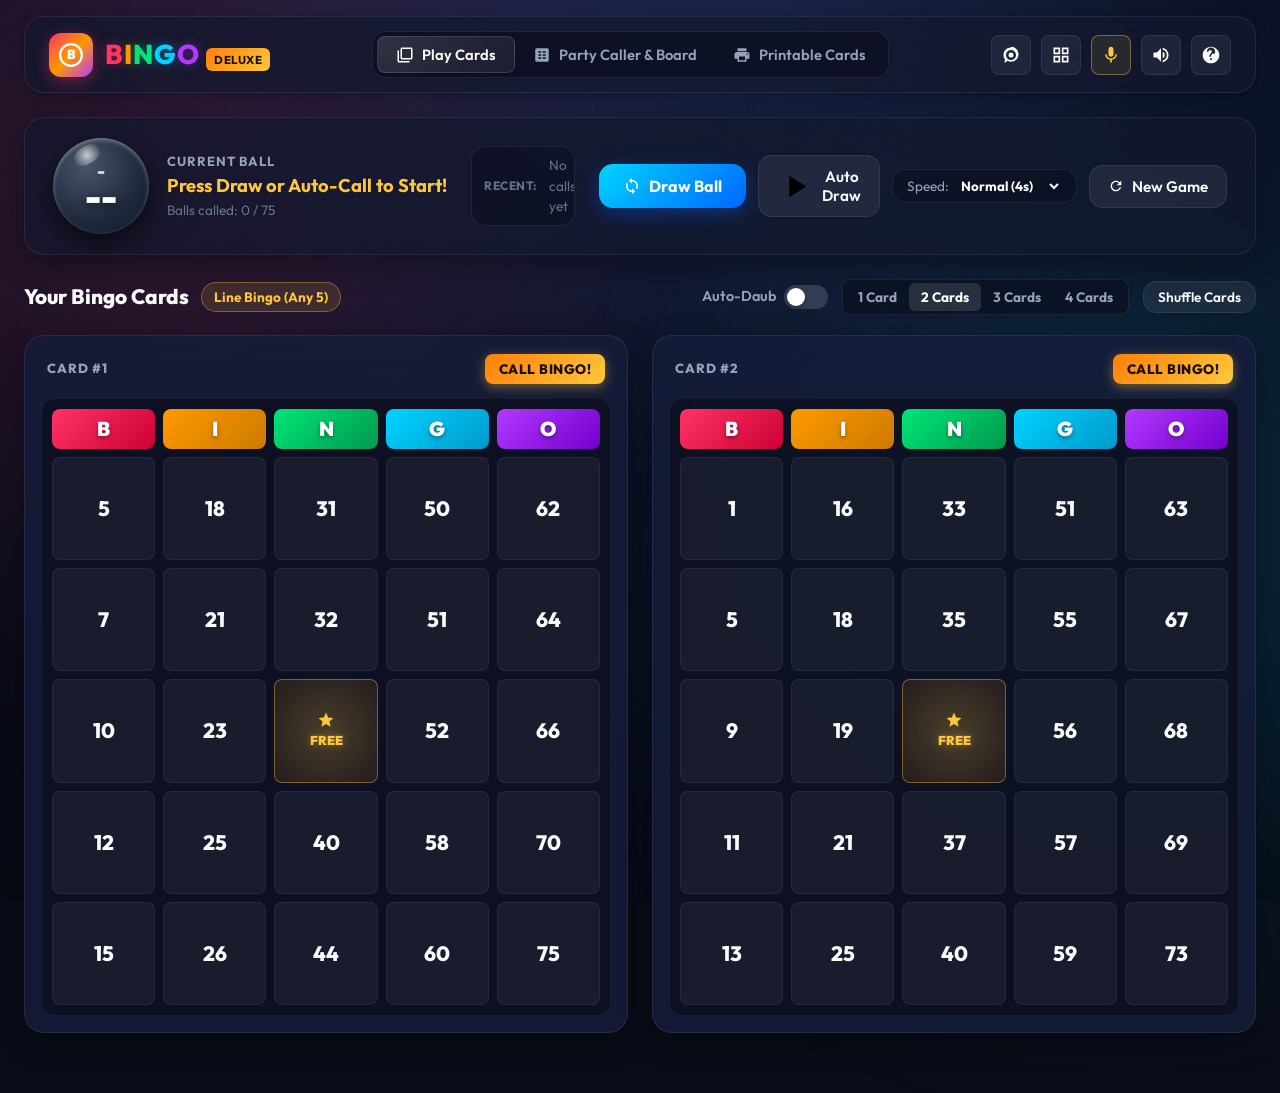
<file: index.html>
<!DOCTYPE html>
<html lang="en">
<head>
  <meta charset="UTF-8">
  <meta name="viewport" content="width=device-width, initial-scale=1.0">
  <title>Bingo Deluxe - Classic 75-Ball Game & Party Caller</title>
  <meta name="description" content="Play classic 75-ball Bingo with 1-4 interactive cards, animated 3D ball caller, voice announcements, customizable daubers, and party host master board.">
  <meta name="theme-color" content="#0a0d18">

  <!-- Google Fonts: Outfit & Plus Jakarta Sans -->
  <link rel="preconnect" href="https://fonts.googleapis.com">
  <link rel="preconnect" href="https://fonts.gstatic.com" crossorigin>
  <link href="https://fonts.googleapis.com/css2?family=Outfit:wght@400;500;600;700;800;900&family=Plus+Jakarta+Sans:wght@500;600;700;800&display=swap" rel="stylesheet">

  <link rel="stylesheet" href="styles.css">
</head>
<body>
  <!-- Ambient background glow elements -->
  <div class="ambient-glow ambient-left"></div>
  <div class="ambient-glow ambient-right"></div>

  <!-- Particle Confetti Canvas -->
  <canvas id="confetti-canvas"></canvas>

  <div class="app-container">
    <!-- Main App Header -->
    <header class="header">
      <div class="brand">
        <div class="brand-icon">
          <svg viewBox="0 0 24 24">
            <circle cx="12" cy="12" r="10" stroke="white" stroke-width="2" fill="none"/>
            <text x="12" y="16" font-size="12" font-weight="900" text-anchor="middle" fill="white">B</text>
          </svg>
        </div>
        <div class="brand-title">
          <div class="brand-letters">
            <span>B</span><span>I</span><span>N</span><span>G</span><span>O</span>
          </div>
          <span class="brand-badge">Deluxe</span>
        </div>
      </div>

      <!-- Mode Switcher Tabs -->
      <nav class="nav-tabs" aria-label="Game Modes">
        <button class="nav-tab active" id="tab-player">
          <svg width="18" height="18" viewBox="0 0 24 24" fill="currentColor">
            <path d="M4 6H2v14c0 1.1.9 2 2 2h14v-2H4V6zm16-4H8c-1.1 0-2 .9-2 2v12c0 1.1.9 2 2 2h12c1.1 0 2-.9 2-2V4c0-1.1-.9-2-2-2zm0 14H8V4h12v12z"/>
          </svg>
          Play Cards
        </button>
        <button class="nav-tab" id="tab-host">
          <svg width="18" height="18" viewBox="0 0 24 24" fill="currentColor">
            <path d="M19 3H5c-1.1 0-2 .9-2 2v14c0 1.1.9 2 2 2h14c1.1 0 2-.9 2-2V5c0-1.1-.9-2-2-2zm-8 14H7v-2h4v2zm0-4H7v-2h4v2zm0-4H7V7h4v2zm6 8h-4v-2h4v2zm0-4h-4v-2h4v2zm0-4h-4V7h4v2z"/>
          </svg>
          Party Caller & Board
        </button>
        <button class="nav-tab" id="tab-printable">
          <svg width="18" height="18" viewBox="0 0 24 24" fill="currentColor">
            <path d="M19 8H5c-1.66 0-3 1.34-3 3v6h4v4h12v-4h4v-6c0-1.66-1.34-3-3-3zm-3 11H8v-5h8v5zm3-7c-.55 0-1-.45-1-1s.45-1 1-1 1 .45 1 1-.45 1-1 1zm-1-9H6v4h12V3z"/>
          </svg>
          Printable Cards
        </button>
      </nav>

      <!-- Action & Config Controls -->
      <div class="header-actions">
        <!-- Dauber Color / Style Modal Button -->
        <button class="icon-btn" id="btn-dauber" title="Custom Dauber Ink">
          <svg viewBox="0 0 24 24">
            <path d="M12 3c-4.97 0-9 4.03-9 9 0 2.12.74 4.07 1.97 5.61L4.35 19.4c-.39.39-.39 1.02 0 1.41.39.39 1.02.39 1.41 0l1.9-1.9C9.28 19.67 10.59 20 12 20c4.97 0 9-4.03 9-9s-4.03-9-9-9zm0 15c-3.31 0-6-2.69-6-6s2.69-6 6-6 6 2.69 6 6-2.69 6-6 6z"/>
            <circle cx="12" cy="12" r="3"/>
          </svg>
        </button>

        <!-- Pattern Modal Button -->
        <button class="icon-btn" id="btn-pattern" title="Winning Pattern Rules">
          <svg viewBox="0 0 24 24">
            <path d="M3 3v8h8V3H3zm6 6H5V5h4v4zm-6 4v8h8v-8H3zm6 6H5v-4h4v4zm4-16v8h8V3h-8zm6 6h-4V5h4v4zm-6 4v8h8v-8h-8zm6 6h-4v-4h4v4z"/>
          </svg>
        </button>

        <!-- Voice Toggle -->
        <button class="icon-btn active" id="btn-voice" title="Caller Voice (On/Off)">
          <svg viewBox="0 0 24 24">
            <path d="M12 14c1.66 0 3-1.34 3-3V5c0-1.66-1.34-3-3-3S9 3.34 9 5v6c0 1.66 1.34 3 3 3zm5.3-3c0 3-2.54 5.1-5.3 5.1S6.7 14 6.7 11H5c0 3.41 2.72 6.23 6 6.72V21h2v-3.28c3.28-.48 6-3.3 6-6.72h-1.7z"/>
          </svg>
        </button>

        <!-- Mute Sound -->
        <button class="icon-btn" id="btn-mute" title="Sound Effects (On/Off)">
          <svg viewBox="0 0 24 24">
            <path d="M3 9v6h4l5 5V4L7 9H3zm13.5 3c0-1.77-1.02-3.29-2.5-4.03v8.05c1.48-.73 2.5-2.25 2.5-4.02zM14 3.23v2.06c2.89.86 5 3.54 5 6.71s-2.11 5.85-5 6.71v2.06c4.01-.91 7-4.49 7-8.77s-2.99-7.86-7-8.77z"/>
          </svg>
        </button>

        <!-- How to Play / Rules -->
        <button class="icon-btn" id="btn-rules" title="Game Rules & Guide">
          <svg viewBox="0 0 24 24">
            <path d="M12 2C6.48 2 2 6.48 2 12s4.48 10 10 10 10-4.48 10-10S17.52 2 12 2zm1 16h-2v-2h2v2zm1.07-7.75l-.9.92C12.45 11.9 12 12.5 12 14h-2v-.5c0-1.1.45-2.1 1.17-2.83l1.24-1.26c.37-.36.59-.86.59-1.41 0-1.1-.9-2-2-2s-2 .9-2 2H7c0-2.76 2.24-5 5-5s5 2.24 5 5c0 1.04-.42 1.99-1.07 2.75z"/>
          </svg>
        </button>
      </div>
    </header>

    <!-- Caller Stage / Interactive HUD -->
    <section class="caller-stage" aria-label="Bingo Caller Stage">
      <!-- 3D Ball Sphere Display -->
      <div class="ball-display-wrap">
        <div class="ball-sphere" id="current-ball-sphere">
          <div class="ball-letter-tag" id="current-ball-letter">-</div>
          <div class="ball-number-tag" id="current-ball-number">--</div>
        </div>
        <div class="ball-meta">
          <span class="ball-status-text">Current Ball</span>
          <span class="ball-nickname-text" id="ball-nickname">Press Draw or Auto-Call to Start!</span>
          <span class="ball-counter" id="ball-counter">Balls called: 0 / 75</span>
        </div>
      </div>

      <!-- Recent Ball History Trail -->
      <div class="ball-history-tray">
        <span class="history-label">Recent:</span>
        <div class="history-balls" id="history-balls">
          <span style="color: var(--text-dim); font-size: 0.85rem;">No calls yet</span>
        </div>
      </div>

      <!-- Caller Actions & Speed Controls -->
      <div class="caller-controls">
        <button class="btn-primary" id="btn-draw-ball" title="Draw Next Ball">
          <svg viewBox="0 0 24 24">
            <path d="M12 4V1L8 5l4 4V6c3.31 0 6 2.69 6 6 0 1.01-.25 1.97-.7 2.8l1.46 1.46C19.54 15.03 20 13.57 20 12c0-4.42-3.58-8-8-8zm0 14c-3.31 0-6-2.69-6-6 0-1.01.25-1.97.7-2.8L5.24 7.74C4.46 8.97 4 10.43 4 12c0 4.42 3.58 8 8 8v3l4-4-4-4v3z"/>
          </svg>
          Draw Ball
        </button>

        <button class="btn-secondary" id="btn-auto-call" title="Automatic Continuous Draw">
          <svg viewBox="0 0 24 24">
            <path d="M8 5v14l11-7z"/>
          </svg>
          Auto Draw
        </button>

        <div class="speed-control">
          <label for="speed-select">Speed:</label>
          <select id="speed-select">
            <option value="2500">Fast (2.5s)</option>
            <option value="4000" selected>Normal (4s)</option>
            <option value="6500">Relaxed (6.5s)</option>
            <option value="9000">Slow (9s)</option>
          </select>
        </div>

        <button class="btn-secondary" id="btn-reset-game" title="Reset & Reshuffle">
          <svg width="16" height="16" viewBox="0 0 24 24" fill="currentColor">
            <path d="M17.65 6.35C16.2 4.9 14.21 4 12 4c-4.42 0-7.99 3.58-7.99 8s3.57 8 7.99 8c3.73 0 6.84-2.55 7.73-6h-2.08c-.82 2.33-3.04 4-5.65 4-3.31 0-6-2.69-6-6s2.69-6 6-6c1.66 0 3.14.69 4.22 1.78L13 11h7V4l-2.35 2.35z"/>
          </svg>
          New Game
        </button>
      </div>
    </section>

    <!-- Main Content Area: Tab 1 (Play Cards Mode) -->
    <main id="player-arena">
      <div class="arena-header">
        <div class="arena-title-area">
          <h1 class="arena-title">Your Bingo Cards</h1>
          <div class="pattern-badge" id="current-pattern-badge">Line Bingo (Any 5)</div>
        </div>

        <div class="arena-options">
          <!-- Auto-Daub Switch -->
          <label class="switch-label" title="Automatically stamps numbers as they are called">
            <span>Auto-Daub</span>
            <input type="checkbox" class="switch-input" id="auto-daub-switch">
            <span class="switch-slider"></span>
          </label>

          <!-- Number of Cards Picker -->
          <div class="card-count-pills">
            <button class="card-pill" data-cards="1">1 Card</button>
            <button class="card-pill active" data-cards="2">2 Cards</button>
            <button class="card-pill" data-cards="3">3 Cards</button>
            <button class="card-pill" data-cards="4">4 Cards</button>
          </div>

          <!-- Reroll Cards -->
          <button class="btn-secondary" id="btn-new-cards" style="padding: 6px 14px; font-size: 0.85rem;">
            Shuffle Cards
          </button>
        </div>
      </div>

      <!-- Container for 1 to 4 interactive cards -->
      <div class="cards-container" id="cards-container">
        <!-- Cards dynamically injected by app.js -->
      </div>
    </main>

    <!-- Content Area: Tab 2 (Party Host / Master Board View) -->
    <section id="host-arena" class="master-board-view" style="display: none;">
      <div class="master-board-header">
        <h2 class="master-board-title">
          <svg width="24" height="24" viewBox="0 0 24 24" fill="var(--gold-primary)">
            <path d="M12 2l3.09 6.26L22 9.27l-5 4.87 1.18 6.88L12 17.77l-6.18 3.25L7 14.14 2 9.27l6.91-1.01L12 2z"/>
          </svg>
          Master Caller Board (75 Balls)
        </h2>
        <div style="font-size: 0.9rem; color: var(--text-muted);">
          All called numbers light up automatically in real-time.
        </div>
      </div>

      <!-- Master Rows for B, I, N, G, O -->
      <div class="master-rows-container" id="master-rows">
        <!-- Rows dynamically injected by app.js -->
      </div>
    </section>

    <!-- Content Area: Tab 3 (Printable Cards Generator) -->
    <section id="printable-arena" style="display: none;">
      <div class="printable-controls">
        <label for="printable-count-select" style="font-weight: 700;">Cards to Print:</label>
        <select id="printable-count-select" class="speed-control" style="padding: 8px 16px;">
          <option value="2">2 Cards</option>
          <option value="4" selected>4 Cards</option>
          <option value="6">6 Cards</option>
          <option value="8">8 Cards</option>
        </select>
        <button class="btn-primary" id="btn-print-trigger">
          <svg viewBox="0 0 24 24">
            <path d="M19 8H5c-1.66 0-3 1.34-3 3v6h4v4h12v-4h4v-6c0-1.66-1.34-3-3-3zm-3 11H8v-5h8v5zm3-7c-.55 0-1-.45-1-1s.45-1 1-1 1 .45 1 1-.45 1-1 1zm-1-9H6v4h12V3z"/>
          </svg>
          Print Cards
        </button>
      </div>
      <div class="printable-grid-preview" id="printable-grid">
        <!-- Cards dynamically formatted for print -->
      </div>
    </section>
  </div>

  <!-- MODAL: Dauber Color Picker -->
  <div class="modal-overlay" id="modal-dauber">
    <div class="modal-content">
      <div class="modal-header">
        <h3 class="modal-title">Select Dauber Ink Color</h3>
        <button class="modal-close" aria-label="Close modal">&times;</button>
      </div>
      <p style="color: var(--text-muted); font-size: 0.9rem; margin-bottom: 12px;">
        Pick your lucky ink dauber color to stamp your winning cards!
      </p>
      <div class="palette-grid">
        <button class="palette-swatch active" data-color="#ff3366" style="background: #ff3366;" title="Neon Pink"></button>
        <button class="palette-swatch" data-color="#ff9900" style="background: #ff9900;" title="Sunset Amber"></button>
        <button class="palette-swatch" data-color="#00e676" style="background: #00e676;" title="Toxic Lime"></button>
        <button class="palette-swatch" data-color="#00d4ff" style="background: #00d4ff;" title="Electric Cyan"></button>
        <button class="palette-swatch" data-color="#b339ff" style="background: #b339ff;" title="Royal Violet"></button>
        <button class="palette-swatch" data-color="#ffc83b" style="background: #ffc83b;" title="Gold Glitter"></button>
        <button class="palette-swatch" data-color="#ff0055" style="background: #ff0055;" title="Ruby Red"></button>
        <button class="palette-swatch" data-color="#00f2fe" style="background: #00f2fe;" title="Aqua Frost"></button>
        <button class="palette-swatch" data-color="#f355da" style="background: #f355da;" title="Hot Magenta"></button>
        <button class="palette-swatch" data-color="#38ef7d" style="background: #38ef7d;" title="Lucky Clover"></button>
      </div>
    </div>
  </div>

  <!-- MODAL: Winning Pattern Selector -->
  <div class="modal-overlay" id="modal-pattern">
    <div class="modal-content">
      <div class="modal-header">
        <h3 class="modal-title">Select Winning Pattern</h3>
        <button class="modal-close" aria-label="Close modal">&times;</button>
      </div>
      <p style="color: var(--text-muted); font-size: 0.9rem;">
        Choose what pattern triggers a valid BINGO call:
      </p>
      <div class="pattern-selection-list">
        <div class="pattern-card active" data-pattern="any-line">
          <span class="pattern-name">Classic Any Line</span>
          <span class="pattern-desc">Any 5 in a row: horizontal, vertical, or diagonal.</span>
        </div>
        <div class="pattern-card" data-pattern="four-corners">
          <span class="pattern-name">Four Corners</span>
          <span class="pattern-desc">Stamp all 4 extreme corners of your card.</span>
        </div>
        <div class="pattern-card" data-pattern="postage-stamp">
          <span class="pattern-name">Postage Stamp</span>
          <span class="pattern-desc">A 2x2 square in any of the four corners.</span>
        </div>
        <div class="pattern-card" data-pattern="plus">
          <span class="pattern-name">Cross / Plus (+)</span>
          <span class="pattern-desc">Full middle row and full middle column.</span>
        </div>
        <div class="pattern-card" data-pattern="x-pattern">
          <span class="pattern-name">X - Pattern</span>
          <span class="pattern-desc">Both corner-to-corner diagonal lines.</span>
        </div>
        <div class="pattern-card" data-pattern="blackout">
          <span class="pattern-name">Blackout (Full House)</span>
          <span class="pattern-desc">Every single number on the card daubed!</span>
        </div>
      </div>
    </div>
  </div>

  <!-- MODAL: Rules & How to Play -->
  <div class="modal-overlay" id="modal-rules">
    <div class="modal-content">
      <div class="modal-header">
        <h3 class="modal-title">How to Play 75-Ball Bingo</h3>
        <button class="modal-close" aria-label="Close modal">&times;</button>
      </div>
      <div style="font-size: 0.92rem; color: #cbd5e1; display: flex; flex-direction: column; gap: 12px; line-height: 1.6;">
        <p><strong>1. The Numbers & Columns:</strong><br>
          75 balls are distributed across 5 letter columns:
          <br>&bull; <span style="color: var(--col-b); font-weight: bold;">B</span>: 1 &ndash; 15
          <br>&bull; <span style="color: var(--col-i); font-weight: bold;">I</span>: 16 &ndash; 30
          <br>&bull; <span style="color: var(--col-n); font-weight: bold;">N</span>: 31 &ndash; 45 (Center space is FREE!)
          <br>&bull; <span style="color: var(--col-g); font-weight: bold;">G</span>: 46 &ndash; 60
          <br>&bull; <span style="color: var(--col-o); font-weight: bold;">O</span>: 61 &ndash; 75
        </p>
        <p><strong>2. Daubing:</strong><br>
          Click or tap matching numbers when they are called. Enable <em>Auto-Daub</em> if you'd like the system to daub automatically for you.
        </p>
        <p><strong>3. Winning:</strong><br>
          Once you complete the target pattern (e.g., any row, column, diagonal, or 4 corners), the <strong>CALL BINGO!</strong> button will flash. Click it to claim your victory and trigger the celebration fanfare!
        </p>
        <p><strong>4. Party Host Mode:</strong><br>
          Switch to the <em>Party Caller & Board</em> tab to display the full 75-number master board on a TV or projector for family and friends party game nights.
        </p>
      </div>
    </div>
  </div>

  <!-- MODAL: Win Celebration -->
  <div class="modal-overlay" id="modal-win">
    <div class="modal-content win-modal-content">
      <div class="win-trophy">
        <svg viewBox="0 0 24 24">
          <path d="M19 5h-2V3H7v2H5c-1.1 0-2 .9-2 2v1c0 2.55 1.92 4.63 4.39 4.94A5.01 5.01 0 0011 15.9V19H7v2h10v-2h-4v-3.1a5.01 5.01 0 003.61-2.96C19.08 12.63 21 10.55 21 8V7c0-1.1-.9-2-2-2zM5 8V7h2v3.82C5.84 10.4 5 9.3 5 8zm14 0c0 1.3-.84 2.4-2 2.82V7h2v1z"/>
        </svg>
      </div>
      <h2 class="win-title" id="win-title">BINGO! Winner!</h2>
      <p class="win-subtitle" id="win-subtitle">You completed the winning pattern!</p>

      <div class="win-stats-box">
        <div class="stat-item">
          <span class="stat-label">Calls Taken</span>
          <span class="stat-val" id="win-calls-count">--</span>
        </div>
        <div class="stat-item">
          <span class="stat-label">Time</span>
          <span class="stat-val" id="win-time-taken">--:--</span>
        </div>
      </div>

      <button class="btn-primary" id="btn-play-again" style="width: 100%; justify-content: center; font-size: 1.1rem; padding: 14px;">
        Play Next Round
      </button>
    </div>
  </div>

  <!-- Core Scripts -->
  <script src="audio.js"></script>
  <script src="bingo-engine.js"></script>
  <script src="app.js"></script>
</body>
</html>
</file>
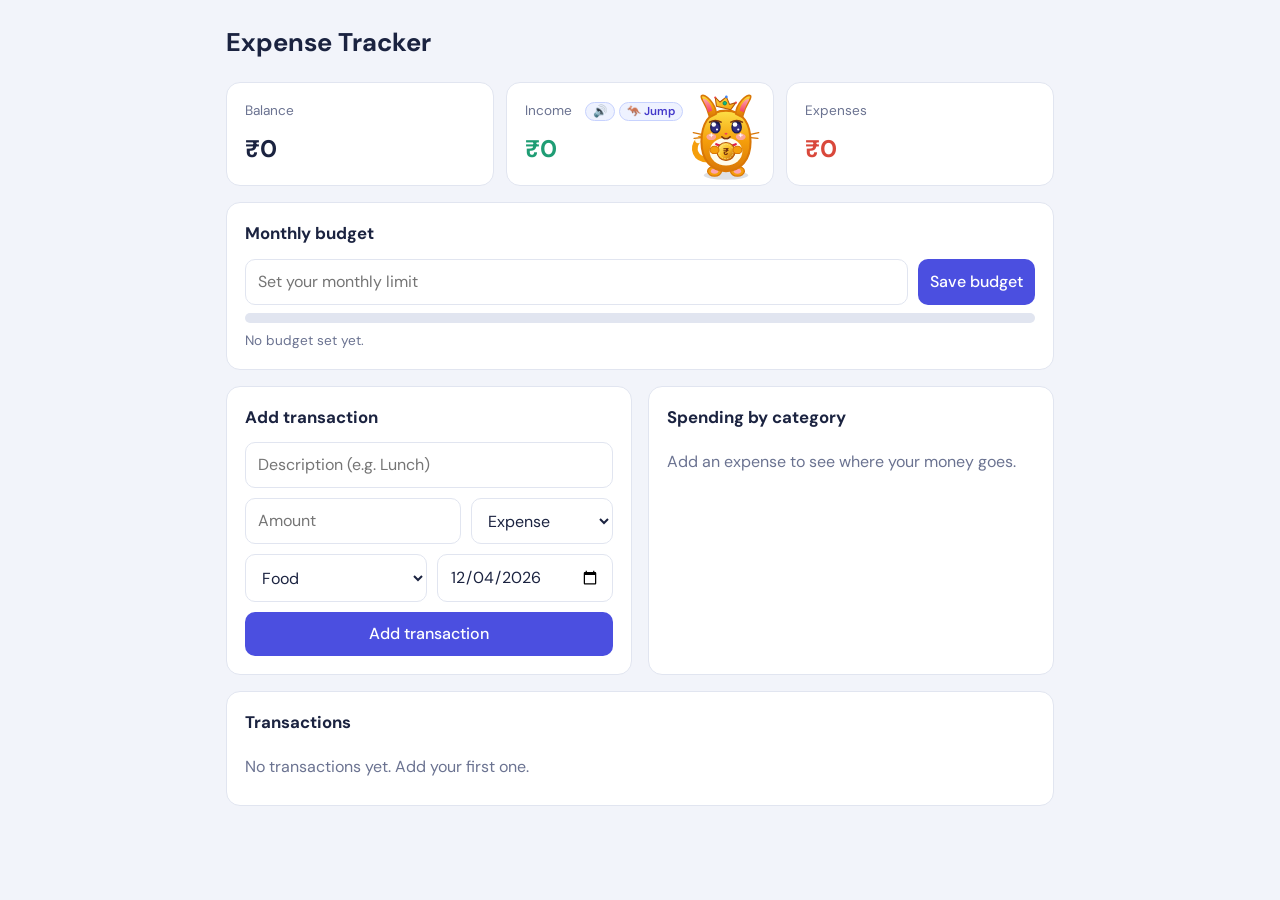
<file: kim.html>
<!DOCTYPE html>
<html lang="en">

<head>
    <meta charset="UTF-8">
    <meta name="viewport" content="width=device-width, initial-scale=1">
    <title>Expense Tracker</title>
    <link rel="preconnect" href="https://fonts.googleapis.com">
    <link href="https://fonts.googleapis.com/css2?family=DM+Sans:wght@400;500;700&display=swap" rel="stylesheet">
    <style>
        :root {
            --bg: #f2f4fa;
            --card: #ffffff;
            --ink: #1b2340;
            --muted: #6b7391;
            --line: #e1e5f0;
            --accent: #4b4fe0;
            --income: #1f9d74;
            --expense: #d9483b;
            --radius: 14px;
        }

        * {
            box-sizing: border-box;
        }

        body {
            margin: 0;
            background: var(--bg);
            color: var(--ink);
            font-family: "DM Sans", system-ui, -apple-system, "Segoe UI", sans-serif;
            line-height: 1.5;
        }

        main {
            max-width: 860px;
            margin: 0 auto;
            padding: 24px 16px 64px;
        }

        h1 {
            font-size: 1.6rem;
            margin: 0 0 20px;
        }

        h2 {
            font-size: 1.05rem;
            margin: 0 0 12px;
        }

        .card {
            background: var(--card);
            border: 1px solid var(--line);
            border-radius: var(--radius);
            padding: 18px;
            margin-bottom: 16px;
        }

        .summary {
            display: grid;
            grid-template-columns: repeat(3, 1fr);
            gap: 12px;
            margin-bottom: 16px;
            align-items: stretch;
        }

        .summary .card {
            margin: 0;
            display: flex;
            flex-direction: column;
            justify-content: space-between;
            min-height: 104px;
            position: relative;
        }

        .card-head-row {
            display: flex;
            align-items: center;
            justify-content: space-between;
            gap: 8px;
        }

        .label {
            color: var(--muted);
            font-size: .85rem;
        }

        .big {
            font-size: 1.5rem;
            font-weight: 700;
        }

        .income {
            color: var(--income);
            transition: transform 0.25s cubic-bezier(0.34, 1.56, 0.64, 1);
        }

        .income.income-pop {
            transform: scale(1.15);
            text-shadow: 0 0 16px rgba(31, 157, 116, 0.4);
        }

        .expense {
            color: var(--expense);
        }

        .grid {
            display: grid;
            grid-template-columns: 1fr 1fr;
            gap: 16px;
        }

        form {
            display: grid;
            gap: 10px;
        }

        input,
        select,
        button {
            font: inherit;
            padding: 10px 12px;
            border: 1px solid var(--line);
            border-radius: 10px;
            background: #fff;
            color: var(--ink);
        }

        input:focus,
        select:focus,
        button:focus-visible {
            outline: 2px solid var(--accent);
            outline-offset: 1px;
        }

        button {
            background: var(--accent);
            color: #fff;
            border: 0;
            font-weight: 500;
            cursor: pointer;
        }

        button:hover {
            filter: brightness(1.08);
        }

        .row {
            display: grid;
            grid-template-columns: 1fr 1fr;
            gap: 10px;
        }

        .bar {
            height: 10px;
            background: var(--line);
            border-radius: 99px;
            overflow: hidden;
            margin: 8px 0;
        }

        .bar>span {
            display: block;
            height: 100%;
            background: var(--accent);
            transition: width .3s;
        }

        .bar.over>span {
            background: var(--expense);
        }

        .cat {
            margin-bottom: 10px;
        }

        .cat-head {
            display: flex;
            justify-content: space-between;
            font-size: .9rem;
        }

        .cat .bar {
            height: 6px;
            margin: 4px 0 0;
        }

        ul {
            list-style: none;
            margin: 0;
            padding: 0;
        }

        li {
            display: flex;
            align-items: center;
            justify-content: space-between;
            gap: 10px;
            padding: 10px 0;
            border-bottom: 1px solid var(--line);
        }

        li:last-child {
            border-bottom: 0;
        }

        .desc {
            font-weight: 500;
        }

        .meta {
            color: var(--muted);
            font-size: .8rem;
        }

        .del {
            background: none;
            color: var(--muted);
            padding: 4px 8px;
            font-size: 1.1rem;
        }

        .del:hover {
            color: var(--expense);
            filter: none;
        }

        .empty {
            color: var(--muted);
            padding: 8px 0;
        }

        .budget-row {
            display: flex;
            gap: 10px;
        }

        .budget-row input {
            flex: 1;
            min-width: 0;
        }

        @media (max-width: 680px) {
            .grid {
                grid-template-columns: 1fr;
            }

            .summary {
                grid-template-columns: 1fr;
            }
        }

        /* Cartoon Character Mascot & Celebration Styles */
        .card-income {
            position: relative;
            overflow: visible !important;
            padding-right: 90px;
            transition: border-color 0.3s, box-shadow 0.3s;
        }

        .card-income.income-glow {
            border-color: #10b981;
            box-shadow: 0 0 25px rgba(16, 185, 129, 0.38);
            animation: cardGlowPulse 1.25s ease-out;
        }

        @keyframes cardGlowPulse {
            0% {
                box-shadow: 0 0 0 rgba(16, 185, 129, 0);
            }

            35% {
                box-shadow: 0 0 30px rgba(16, 185, 129, 0.45);
            }

            100% {
                box-shadow: 0 0 10px rgba(16, 185, 129, 0.15);
            }
        }

        .mascot-controls {
            display: inline-flex;
            gap: 4px;
        }

        .mascot-btn {
            background: #eef2ff;
            color: #4338ca;
            border: 1px solid #c7d2fe;
            border-radius: 99px;
            padding: 2px 7px;
            font-size: 0.72rem;
            font-weight: 600;
            cursor: pointer;
            line-height: 1.2;
            transition: all 0.15s ease;
        }

        .mascot-btn:hover {
            background: #e0e7ff;
            transform: scale(1.05);
            filter: none;
        }

        .mascot-btn:active {
            transform: scale(0.95);
        }

        .income-floating-pill {
            position: absolute;
            top: 20px;
            left: 20px;
            background: #10b981;
            color: #ffffff;
            font-size: 0.8rem;
            font-weight: 700;
            padding: 3px 9px;
            border-radius: 99px;
            box-shadow: 0 4px 12px rgba(16, 185, 129, 0.4);
            pointer-events: none;
            opacity: 0;
            z-index: 25;
        }

        .income-floating-pill.animate {
            animation: floatUpPill 1.6s ease-out forwards;
        }

        @keyframes floatUpPill {
            0% {
                opacity: 0;
                transform: translateY(10px) scale(0.7);
            }

            25% {
                opacity: 1;
                transform: translateY(-2px) scale(1.08);
            }

            70% {
                opacity: 1;
                transform: translateY(-16px) scale(1);
            }

            100% {
                opacity: 0;
                transform: translateY(-30px) scale(0.85);
            }
        }

        /* Mascot Perch & Character */
        .mascot-perch {
            position: absolute;
            right: 6px;
            bottom: 4px;
            width: 82px;
            height: 90px;
            cursor: pointer;
            user-select: none;
            z-index: 10;
        }

        .mascot-character {
            width: 100%;
            height: 100%;
            transform-origin: 50% 98px;
            animation: kipBreathe 3s ease-in-out infinite;
            transition: filter 0.2s;
        }

        .mascot-perch:hover .mascot-character {
            filter: drop-shadow(0 4px 10px rgba(245, 158, 11, 0.35));
        }

        .kip-svg {
            width: 100%;
            height: 100%;
            overflow: visible;
        }

        /* Speech Bubble */
        .mascot-speech {
            position: absolute;
            bottom: 84px;
            right: -8px;
            background: #1b2340;
            color: #ffffff;
            font-size: 0.72rem;
            font-weight: 700;
            padding: 5px 9px;
            border-radius: 12px;
            white-space: nowrap;
            pointer-events: none;
            box-shadow: 0 6px 18px rgba(27, 35, 64, 0.22);
            opacity: 0;
            transform: translateY(6px) scale(0.85);
            transition: opacity 0.25s cubic-bezier(0.34, 1.56, 0.64, 1),
                transform 0.25s cubic-bezier(0.34, 1.56, 0.64, 1);
            z-index: 30;
        }

        .mascot-speech::after {
            content: "";
            position: absolute;
            bottom: -4px;
            right: 28px;
            width: 8px;
            height: 8px;
            background: #1b2340;
            transform: rotate(45deg);
            border-radius: 2px;
        }

        .mascot-speech.show {
            opacity: 1;
            transform: translateY(0) scale(1);
        }

        /* Face Expression Toggle */
        .face-jump {
            display: none;
        }

        .face-default {
            display: block;
        }

        .mascot-character.jumping .face-default {
            display: none;
        }

        .mascot-character.jumping .face-jump {
            display: block;
        }

        /* Character Keyframe Animations */
        @keyframes kipBreathe {

            0%,
            100% {
                transform: translateY(0px) scale(1, 1);
            }

            50% {
                transform: translateY(-2.5px) scale(1.02, 0.98);
            }
        }

        @keyframes eyeBlink {

            0%,
            93%,
            100% {
                transform: scaleY(1);
            }

            95%,
            97% {
                transform: scaleY(0.08);
            }
        }

        .kip-eye-l,
        .kip-eye-r {
            transform-origin: 50% 44px;
            animation: eyeBlink 3.8s ease-in-out infinite;
        }

        @keyframes tailWag {

            0%,
            100% {
                transform: rotate(0deg);
            }

            50% {
                transform: rotate(-14deg);
            }
        }

        .kip-tail {
            transform-origin: 28px 84px;
            animation: tailWag 2s ease-in-out infinite;
        }

        @keyframes earTwitch {

            0%,
            88%,
            100% {
                transform: rotate(0deg);
            }

            92% {
                transform: rotate(-9deg);
            }

            96% {
                transform: rotate(6deg);
            }
        }

        .kip-ear-l {
            transform-origin: 30px 28px;
            animation: earTwitch 3.2s ease-in-out infinite;
        }

        .kip-ear-r {
            transform-origin: 70px 28px;
            animation: earTwitch 3.2s ease-in-out infinite 0.25s;
        }

        .mascot-character.perked {
            transform: translateY(-4px) scale(1.05) !important;
            filter: drop-shadow(0 4px 12px rgba(16, 185, 129, 0.45));
            transition: all 0.3s ease;
        }

        /* Super Rocket Jump Animation */
        @keyframes kipRocketJump {
            0% {
                transform: translateY(0) scale(1, 1) rotate(0deg);
            }

            12% {
                /* Squash preparation */
                transform: translateY(12px) scale(1.28, 0.72) rotate(0deg);
            }

            28% {
                /* Launching up */
                transform: translateY(-75px) scale(0.85, 1.25) rotate(-15deg);
            }

            50% {
                /* Peak Apex - full 360 flip high in the sky! */
                transform: translateY(-145px) scale(1.12, 1.1) rotate(360deg);
            }

            72% {
                /* Diving down */
                transform: translateY(-25px) scale(0.9, 1.2) rotate(360deg);
            }

            84% {
                /* Landing squishy squash */
                transform: translateY(10px) scale(1.36, 0.68) rotate(360deg);
            }

            92% {
                /* Rebound spring bounce */
                transform: translateY(-10px) scale(0.96, 1.08) rotate(360deg);
            }

            100% {
                /* Settle smoothly */
                transform: translateY(0) scale(1, 1) rotate(360deg);
            }
        }

        @keyframes shadowJump {
            0% {
                transform: scale(1);
                opacity: 0.14;
            }

            12% {
                transform: scale(1.2);
                opacity: 0.22;
            }

            50% {
                transform: scale(0.25);
                opacity: 0.03;
            }

            84% {
                transform: scale(1.3);
                opacity: 0.25;
            }

            92% {
                transform: scale(0.9);
                opacity: 0.12;
            }

            100% {
                transform: scale(1);
                opacity: 0.14;
            }
        }

        .mascot-character.jumping {
            animation: kipRocketJump 1.25s cubic-bezier(0.2, 0.9, 0.3, 1) forwards !important;
        }

        .mascot-perch.jumping .kip-shadow {
            animation: shadowJump 1.25s cubic-bezier(0.2, 0.9, 0.3, 1) forwards;
            transform-origin: 50px 103px;
        }

        /* Particle Overlay Canvas */
        #celebrationCanvas {
            position: fixed;
            inset: 0;
            width: 100vw;
            height: 100vh;
            pointer-events: none;
            z-index: 99999;
        }
    </style>
</head>

<body>
    <!-- Fullscreen Particle Explosion Canvas -->
    <canvas id="celebrationCanvas"></canvas>

    <main>
        <h1>Expense Tracker</h1>

        <section class="summary">
            <div class="card">
                <div class="label">Balance</div>
                <div class="big" id="balance">₹0</div>
            </div>
            <div class="card card-income" id="incomeCard">
                <div class="card-head-row">
                    <div class="label">Income</div>
                    <div class="mascot-controls">
                        <button type="button" class="mascot-btn" id="soundToggleBtn"
                            title="Sound: ON (Click to toggle)">🔊</button>
                        <button type="button" class="mascot-btn" id="testJumpBtn" title="Test celebration jump">🦘
                            Jump</button>
                    </div>
                </div>
                <div class="big income" id="income">₹0</div>
                <div class="income-floating-pill" id="incomeFloatingPill"></div>

                <!-- Unique Cartoon Character: Kip the Golden Fortune Cat -->
                <div class="mascot-perch" id="mascotPerch" title="Click Kip to cheer him up!">
                    <div class="mascot-speech" id="mascotSpeech">
                        <span id="speechText">I jump for income! 🦘</span>
                    </div>
                    <div class="mascot-character" id="mascotCharacter">
                        <svg viewBox="0 0 100 110" class="kip-svg" xmlns="http://www.w3.org/2000/svg">
                            <defs>
                                <linearGradient id="kipGold" x1="0" y1="0" x2="0" y2="1">
                                    <stop offset="0%" stop-color="#FDE047" />
                                    <stop offset="50%" stop-color="#F59E0B" />
                                    <stop offset="100%" stop-color="#D97706" />
                                </linearGradient>
                                <linearGradient id="coinGrad" x1="0" y1="0" x2="1" y2="1">
                                    <stop offset="0%" stop-color="#FEF08A" />
                                    <stop offset="50%" stop-color="#FBBF24" />
                                    <stop offset="100%" stop-color="#B45309" />
                                </linearGradient>
                                <linearGradient id="earPink" x1="0" y1="0" x2="0" y2="1">
                                    <stop offset="0%" stop-color="#FDA4AF" />
                                    <stop offset="100%" stop-color="#F43F5E" />
                                </linearGradient>
                                <linearGradient id="crownGrad" x1="0" y1="0" x2="1" y2="1">
                                    <stop offset="0%" stop-color="#FDE047" />
                                    <stop offset="100%" stop-color="#F59E0B" />
                                </linearGradient>
                            </defs>

                            <!-- Ground Shadow -->
                            <ellipse cx="50" cy="103" rx="27" ry="5.5" fill="rgba(27, 35, 64, 0.14)"
                                class="kip-shadow" />

                            <!-- Character Group -->
                            <g class="kip-body-group">
                                <!-- Tail -->
                                <path class="kip-tail" d="M28 84 C12 84 8 70 16 60 C22 53 28 63 24 71" fill="none"
                                    stroke="#F59E0B" stroke-width="7" stroke-linecap="round" />
                                <circle cx="16" cy="60" r="3.8" fill="#FFFBEB" />

                                <!-- Bottom Paws -->
                                <ellipse cx="36" cy="98" rx="8.5" ry="6" fill="#F59E0B" stroke="#D97706"
                                    stroke-width="1.5" />
                                <ellipse cx="64" cy="98" rx="8.5" ry="6" fill="#F59E0B" stroke="#D97706"
                                    stroke-width="1.5" />
                                <ellipse cx="36" cy="98" rx="4.5" ry="3" fill="#FDA4AF" />
                                <ellipse cx="64" cy="98" rx="4.5" ry="3" fill="#FDA4AF" />

                                <!-- Body -->
                                <path
                                    d="M50 24 C28 24 20 42 20 62 C20 84 32 98 50 98 C68 98 80 84 80 62 C80 42 72 24 50 24 Z"
                                    fill="url(#kipGold)" stroke="#D97706" stroke-width="2.5" stroke-linejoin="round" />

                                <!-- Belly Cream Patch -->
                                <ellipse cx="50" cy="74" rx="20" ry="17" fill="#FFFBEB" />

                                <!-- Left Ear -->
                                <path class="kip-ear-l" d="M30 32 C26 14 18 10 20 6 C24 2 38 16 38 28 Z"
                                    fill="url(#kipGold)" stroke="#D97706" stroke-width="2" stroke-linejoin="round" />
                                <path class="kip-ear-l-inner" d="M28 26 C26 16 22 13 22 10 C25 8 33 16 33 24 Z"
                                    fill="url(#earPink)" />

                                <!-- Right Ear -->
                                <path class="kip-ear-r" d="M70 32 C74 14 82 10 80 6 C76 2 62 16 62 28 Z"
                                    fill="url(#kipGold)" stroke="#D97706" stroke-width="2" stroke-linejoin="round" />
                                <path class="kip-ear-r-inner" d="M72 26 C74 16 78 13 78 10 C75 8 67 16 67 24 Z"
                                    fill="url(#earPink)" />

                                <!-- Tilted Golden Crown -->
                                <g transform="translate(49, 13) rotate(14)">
                                    <path d="M-9 8 L-13 -2 L-6 2 L0 -6 L6 2 L13 -2 L9 8 Z" fill="url(#crownGrad)"
                                        stroke="#B45309" stroke-width="1.3" stroke-linejoin="round" />
                                    <circle cx="0" cy="2" r="2.2" fill="#10B981" stroke="#047857" stroke-width="0.8" />
                                    <circle cx="-13" cy="-2" r="1.3" fill="#EF4444" />
                                    <circle cx="13" cy="-2" r="1.3" fill="#EF4444" />
                                    <circle cx="0" cy="-6" r="1.6" fill="#3B82F6" />
                                </g>

                                <!-- Lucky Rupee Coin Medallion -->
                                <path d="M38 65 Q50 71 62 65" fill="none" stroke="#E11D48" stroke-width="2.6"
                                    stroke-linecap="round" />
                                <circle cx="50" cy="74" r="11" fill="url(#coinGrad)" stroke="#B45309"
                                    stroke-width="1.4" />
                                <circle cx="50" cy="74" r="8.8" fill="none" stroke="#FEF08A" stroke-width="0.8"
                                    stroke-dasharray="2,1.5" />
                                <text x="50" y="78.5" font-family="'DM Sans', system-ui, sans-serif" font-weight="900"
                                    font-size="12" fill="#78350F" text-anchor="middle">₹</text>

                                <!-- Cheeks and Whiskers -->
                                <ellipse cx="32" cy="56" rx="6" ry="4" fill="#FDA4AF" opacity="0.85" />
                                <ellipse cx="68" cy="56" rx="6" ry="4" fill="#FDA4AF" opacity="0.85" />
                                <path d="M30 54 L34 54 M32 52 L32 56" stroke="#FFFFFF" stroke-width="1.2"
                                    stroke-linecap="round" />
                                <path d="M66 54 L70 54 M68 52 L68 56" stroke="#FFFFFF" stroke-width="1.2"
                                    stroke-linecap="round" />
                                <line x1="20" y1="53" x2="10" y2="51" stroke="#D97706" stroke-width="1.6"
                                    stroke-linecap="round" />
                                <line x1="20" y1="57" x2="11" y2="58" stroke="#D97706" stroke-width="1.6"
                                    stroke-linecap="round" />
                                <line x1="80" y1="53" x2="90" y2="51" stroke="#D97706" stroke-width="1.6"
                                    stroke-linecap="round" />
                                <line x1="80" y1="57" x2="89" y2="58" stroke="#D97706" stroke-width="1.6"
                                    stroke-linecap="round" />

                                <!-- Button Nose -->
                                <path d="M48 52 Q50 50 52 52 Q50 55 48 52 Z" fill="#F43F5E" />

                                <!-- DEFAULT IDLE EXPRESSION -->
                                <g class="face-default">
                                    <!-- Kitty Smile -->
                                    <path d="M45 56 Q50 60 50 57 Q50 60 55 56" fill="none" stroke="#78350F"
                                        stroke-width="2" stroke-linecap="round" />
                                    <!-- Big Sparkling Anime Eyes -->
                                    <g class="kip-eye-l">
                                        <ellipse cx="37" cy="44" rx="6.5" ry="8" fill="#1E1B4B" />
                                        <ellipse cx="37" cy="45" rx="5" ry="5.5" fill="#312E81" />
                                        <circle cx="35" cy="41" r="2.8" fill="#FFFFFF" />
                                        <circle cx="39" cy="47" r="1.3" fill="#FFFFFF" />
                                        <path d="M30 38 Q37 34 44 38" fill="none" stroke="#78350F" stroke-width="2"
                                            stroke-linecap="round" />
                                    </g>
                                    <g class="kip-eye-r">
                                        <ellipse cx="63" cy="44" rx="6.5" ry="8" fill="#1E1B4B" />
                                        <ellipse cx="63" cy="45" rx="5" ry="5.5" fill="#312E81" />
                                        <circle cx="61" cy="41" r="2.8" fill="#FFFFFF" />
                                        <circle cx="65" cy="47" r="1.3" fill="#FFFFFF" />
                                        <path d="M56 38 Q63 34 70 38" fill="none" stroke="#78350F" stroke-width="2"
                                            stroke-linecap="round" />
                                    </g>
                                    <!-- Idle Paws on Chest -->
                                    <ellipse cx="36" cy="72" rx="5.5" ry="4.5" fill="#F59E0B" stroke="#D97706"
                                        stroke-width="1.3" />
                                    <ellipse cx="64" cy="72" rx="5.5" ry="4.5" fill="#F59E0B" stroke="#D97706"
                                        stroke-width="1.3" />
                                </g>

                                <!-- CELEBRATION JUMP EXPRESSION -->
                                <g class="face-jump">
                                    <!-- Wide Open Happy Shouting Mouth -->
                                    <path d="M43 55 Q50 53 57 55 Q57 68 50 68 Q43 68 43 55 Z" fill="#991B1B"
                                        stroke="#78350F" stroke-width="1.5" />
                                    <path d="M46 62 Q50 58 54 62 Q50 67 46 62 Z" fill="#FB7185" />
                                    <!-- Starry Joy Eyes -->
                                    <path d="M30 45 Q37 35 44 45" fill="none" stroke="#78350F" stroke-width="2.8"
                                        stroke-linecap="round" />
                                    <path d="M37 35 L37 40 M34 37.5 L40 37.5" stroke="#FBBF24" stroke-width="1.8"
                                        stroke-linecap="round" />
                                    <path d="M56 45 Q63 35 70 45" fill="none" stroke="#78350F" stroke-width="2.8"
                                        stroke-linecap="round" />
                                    <path d="M63 35 L63 40 M60 37.5 L66 37.5" stroke="#FBBF24" stroke-width="1.8"
                                        stroke-linecap="round" />
                                    <!-- Arms Raised High in Victory with Gold Coins -->
                                    <path d="M26 64 Q12 50 16 36" fill="none" stroke="#F59E0B" stroke-width="6.5"
                                        stroke-linecap="round" />
                                    <ellipse cx="16" cy="35" rx="5" ry="4.5" fill="#F59E0B" stroke="#D97706"
                                        stroke-width="1.3" />
                                    <circle cx="15" cy="28" r="6" fill="url(#coinGrad)" stroke="#B45309"
                                        stroke-width="1" />
                                    <text x="15" y="31.5" font-size="7" font-weight="900" fill="#78350F"
                                        text-anchor="middle">₹</text>

                                    <path d="M74 64 Q88 50 84 36" fill="none" stroke="#F59E0B" stroke-width="6.5"
                                        stroke-linecap="round" />
                                    <ellipse cx="84" cy="35" rx="5" ry="4.5" fill="#F59E0B" stroke="#D97706"
                                        stroke-width="1.3" />
                                    <circle cx="85" cy="28" r="6" fill="url(#coinGrad)" stroke="#B45309"
                                        stroke-width="1" />
                                    <text x="85" y="31.5" font-size="7" font-weight="900" fill="#78350F"
                                        text-anchor="middle">₹</text>
                                </g>
                            </g>
                        </svg>
                    </div>
                </div>
            </div>
            <div class="card">
                <div class="label">Expenses</div>
                <div class="big expense" id="expenses">₹0</div>
            </div>
        </section>

        <section class="card">
            <h2>Monthly budget</h2>
            <div class="budget-row">
                <input type="number" id="budgetInput" min="0" placeholder="Set your monthly limit">
                <button id="saveBudget" type="button">Save budget</button>
            </div>
            <div class="bar" id="budgetBar"><span id="budgetFill" style="width:0%"></span></div>
            <div class="label" id="budgetText">No budget set yet.</div>
        </section>

        <div class="grid">
            <section class="card">
                <h2>Add transaction</h2>
                <form id="form">
                    <input type="text" id="desc" placeholder="Description (e.g. Lunch)" required>
                    <div class="row">
                        <input type="number" id="amount" placeholder="Amount" min="0.01" step="0.01" required>
                        <select id="type">
                            <option value="expense">Expense</option>
                            <option value="income">Income</option>
                        </select>
                    </div>
                    <div class="row">
                        <select id="category">
                            <option>Food</option>
                            <option>Transport</option>
                            <option>Study</option>
                            <option>Shopping</option>
                            <option>Bills</option>
                            <option>Fun</option>
                            <option>Salary / Allowance</option>
                            <option>Other</option>
                        </select>
                        <input type="date" id="date" required>
                    </div>
                    <button type="submit">Add transaction</button>
                </form>
            </section>

            <section class="card">
                <h2>Spending by category</h2>
                <div id="categories"></div>
            </section>
        </div>

        <section class="card">
            <h2>Transactions</h2>
            <ul id="list"></ul>
        </section>
    </main>

    <script>
        const CURRENCY = "₹";
        const KEY = "expenseTracker.v1";
        const SOUND_KEY = "expenseTracker.sound";

        // Load saved data (falls back to empty if storage is blocked or empty)
        let state = { transactions: [], budget: 0 };
        try {
            const saved = JSON.parse(localStorage.getItem(KEY));
            if (saved) state = saved;
        } catch (e) { }

        const save = () => {
            try { localStorage.setItem(KEY, JSON.stringify(state)); } catch (e) { }
        };
        const money = n => CURRENCY + n.toLocaleString("en-IN", { maximumFractionDigits: 2 });
        const $ = id => document.getElementById(id);

        /* ----------------------------------------------------
           Web Audio Synthesizer (Zero dependencies, offline)
        ---------------------------------------------------- */
        const SoundEngine = {
            ctx: null,
            muted: false,
            init() {
                if (!this.ctx && (window.AudioContext || window.webkitAudioContext)) {
                    const AudioCtx = window.AudioContext || window.webkitAudioContext;
                    this.ctx = new AudioCtx();
                }
            },
            playJump() {
                if (this.muted) return;
                try {
                    this.init();
                    if (!this.ctx) return;
                    if (this.ctx.state === "suspended") this.ctx.resume();
                    const now = this.ctx.currentTime;

                    // Cartoon Boing glide
                    const osc = this.ctx.createOscillator();
                    const gain = this.ctx.createGain();
                    osc.type = "sine";
                    osc.frequency.setValueAtTime(180, now);
                    osc.frequency.exponentialRampToValueAtTime(680, now + 0.32);

                    gain.gain.setValueAtTime(0.24, now);
                    gain.gain.exponentialRampToValueAtTime(0.001, now + 0.35);

                    osc.connect(gain);
                    gain.connect(this.ctx.destination);
                    osc.start(now);
                    osc.stop(now + 0.35);
                } catch (e) { }
            },
            playCoins() {
                if (this.muted) return;
                try {
                    this.init();
                    if (!this.ctx) return;
                    if (this.ctx.state === "suspended") this.ctx.resume();
                    const now = this.ctx.currentTime;

                    // Sparkling 4-tone coin chime arpeggio: B5, E6, G#6, E7
                    const notes = [987.77, 1318.51, 1661.22, 2637.02];
                    notes.forEach((freq, idx) => {
                        const osc = this.ctx.createOscillator();
                        const gain = this.ctx.createGain();
                        const start = now + idx * 0.07;

                        osc.type = "triangle";
                        osc.frequency.setValueAtTime(freq, start);

                        gain.gain.setValueAtTime(0.2, start);
                        gain.gain.exponentialRampToValueAtTime(0.001, start + 0.24);

                        osc.connect(gain);
                        gain.connect(this.ctx.destination);
                        osc.start(start);
                        osc.stop(start + 0.25);
                    });
                } catch (e) { }
            }
        };

        /* ----------------------------------------------------
           Celebration Particle Canvas Engine (3D Coins & Stars)
        ---------------------------------------------------- */
        class CelebrationEngine {
            constructor() {
                this.canvas = document.getElementById("celebrationCanvas");
                this.ctx = this.canvas ? this.canvas.getContext("2d") : null;
                this.particles = [];
                this.animId = null;
                this.resize();
                window.addEventListener("resize", () => this.resize());
            }

            resize() {
                if (!this.canvas) return;
                this.canvas.width = window.innerWidth;
                this.canvas.height = window.innerHeight;
            }

            spawn(originX, originY, amount = 0) {
                if (!this.ctx) return;
                this.resize();
                const coinCount = Math.min(26 + Math.floor(amount ? amount / 250 : 8), 50);
                const starCount = 28;
                const ribbonCount = 26;

                // 1. Spinning 3D Golden Coins
                for (let i = 0; i < coinCount; i++) {
                    const angle = -Math.PI / 2 + (Math.random() - 0.5) * 1.6;
                    const speed = 9 + Math.random() * 15;
                    this.particles.push({
                        type: "coin",
                        x: originX + (Math.random() - 0.5) * 26,
                        y: originY,
                        vx: Math.cos(angle) * speed,
                        vy: Math.sin(angle) * speed,
                        gravity: 0.55,
                        spin: Math.random() * Math.PI,
                        spinSpeed: 0.12 + Math.random() * 0.18,
                        radius: 9 + Math.random() * 5,
                        alpha: 1,
                        decay: 0.007 + Math.random() * 0.007
                    });
                }

                // 2. Glittering Diamond Stars
                const starColors = ["#FBBF24", "#34D399", "#60A5FA", "#F472B6", "#A78BFA"];
                for (let i = 0; i < starCount; i++) {
                    const angle = Math.random() * Math.PI * 2;
                    const speed = 4 + Math.random() * 12;
                    this.particles.push({
                        type: "star",
                        x: originX,
                        y: originY - 35,
                        vx: Math.cos(angle) * speed,
                        vy: Math.sin(angle) * speed,
                        gravity: 0.14,
                        rotation: Math.random() * Math.PI,
                        rotSpeed: 0.08,
                        size: 7 + Math.random() * 8,
                        color: starColors[Math.floor(Math.random() * starColors.length)],
                        alpha: 1,
                        decay: 0.014 + Math.random() * 0.01
                    });
                }

                // 3. Colorful Confetti Ribbons
                const colors = ["#10B981", "#F59E0B", "#6366F1", "#EC4899", "#06B6D4"];
                for (let i = 0; i < ribbonCount; i++) {
                    const angle = -Math.PI / 2 + (Math.random() - 0.5) * 1.8;
                    const speed = 7 + Math.random() * 14;
                    this.particles.push({
                        type: "ribbon",
                        x: originX,
                        y: originY,
                        vx: Math.cos(angle) * speed,
                        vy: Math.sin(angle) * speed,
                        gravity: 0.42,
                        w: 5 + Math.random() * 4,
                        h: 10 + Math.random() * 6,
                        rotation: Math.random() * 360,
                        rotSpeed: (Math.random() - 0.5) * 14,
                        color: colors[Math.floor(Math.random() * colors.length)],
                        alpha: 1,
                        decay: 0.011 + Math.random() * 0.008
                    });
                }

                if (!this.animId) {
                    this.animate();
                }
            }

            animate() {
                if (!this.ctx) return;
                this.ctx.clearRect(0, 0, this.canvas.width, this.canvas.height);

                for (let i = this.particles.length - 1; i >= 0; i--) {
                    const p = this.particles[i];
                    p.x += p.vx;
                    p.y += p.vy;
                    p.vy += p.gravity;
                    p.alpha -= p.decay;

                    if (p.alpha <= 0 || p.y > this.canvas.height + 40) {
                        this.particles.splice(i, 1);
                        continue;
                    }

                    this.ctx.save();
                    this.ctx.globalAlpha = Math.max(0, p.alpha);

                    if (p.type === "coin") {
                        p.spin += p.spinSpeed;
                        const scaleX = Math.cos(p.spin);
                        this.ctx.translate(p.x, p.y);
                        this.ctx.scale(scaleX, 1);

                        // Outer gold coin rim
                        this.ctx.beginPath();
                        this.ctx.arc(0, 0, p.radius, 0, Math.PI * 2);
                        this.ctx.fillStyle = "#D97706";
                        this.ctx.fill();

                        // Inner gold coin face
                        this.ctx.beginPath();
                        this.ctx.arc(0, 0, p.radius * 0.82, 0, Math.PI * 2);
                        this.ctx.fillStyle = "#FDE047";
                        this.ctx.fill();

                        // Rupee currency sign
                        if (Math.abs(scaleX) > 0.35) {
                            this.ctx.font = `bold ${Math.floor(p.radius * 1.1)}px system-ui, sans-serif`;
                            this.ctx.fillStyle = "#78350F";
                            this.ctx.textAlign = "center";
                            this.ctx.textBaseline = "middle";
                            this.ctx.fillText("₹", 0, 1);
                        }
                    } else if (p.type === "star") {
                        p.rotation += p.rotSpeed;
                        this.ctx.translate(p.x, p.y);
                        this.ctx.rotate(p.rotation);
                        this.drawStar(0, 0, 4, p.size, p.size / 2.6, p.color);
                    } else if (p.type === "ribbon") {
                        p.rotation += p.rotSpeed;
                        this.ctx.translate(p.x, p.y);
                        this.ctx.rotate((p.rotation * Math.PI) / 180);
                        this.ctx.fillStyle = p.color;
                        this.ctx.fillRect(-p.w / 2, -p.h / 2, p.w, p.h);
                    }

                    this.ctx.restore();
                }

                if (this.particles.length > 0) {
                    this.animId = requestAnimationFrame(() => this.animate());
                } else {
                    this.animId = null;
                    this.ctx.clearRect(0, 0, this.canvas.width, this.canvas.height);
                }
            }

            drawStar(cx, cy, spikes, outerRadius, innerRadius, color) {
                let rot = (Math.PI / 2) * 3;
                let x = cx;
                let y = cy;
                const step = Math.PI / spikes;

                this.ctx.beginPath();
                this.ctx.moveTo(cx, cy - outerRadius);
                for (let i = 0; i < spikes; i++) {
                    x = cx + Math.cos(rot) * outerRadius;
                    y = cy + Math.sin(rot) * outerRadius;
                    this.ctx.lineTo(x, y);
                    rot += step;

                    x = cx + Math.cos(rot) * innerRadius;
                    y = cy + Math.sin(rot) * innerRadius;
                    this.ctx.lineTo(x, y);
                    rot += step;
                }
                this.ctx.lineTo(cx, cy - outerRadius);
                this.ctx.closePath();
                this.ctx.fillStyle = color;
                this.ctx.fill();
            }
        }

        const celebrationSystem = new CelebrationEngine();

        /* ----------------------------------------------------
           Cartoon Mascot Jump & Speech System
        ---------------------------------------------------- */
        let isJumping = false;
        let speechTimer = null;

        const CELEBRATION_QUIPS = [
            amt => `🎉 KA-CHING! +${money(amt)}!`,
            amt => `💰 Money in the bank! +${money(amt)}!`,
            amt => `🚀 To the moon! +${money(amt)}!`,
            amt => `✨ Cha-ching! Treat yourself!`,
            amt => `🥳 We're rolling in cash! +${money(amt)}!`,
            amt => `💸 Payday vibes! +${money(amt)}!`
        ];

        const IDLE_QUIPS = [
            "I jump when income comes! 🦘",
            "Ready for payday! 💰",
            "Feed me more income! 😋",
            "Add income below to see my flip! 🤸",
            "Watching your wealth grow! 📈",
            "Click me to cheer! ✨"
        ];

        function showMascotSpeech(text, duration = 3000) {
            const bubble = $("mascotSpeech");
            const speechText = $("speechText");
            if (!bubble || !speechText) return;

            speechText.textContent = text;
            bubble.classList.add("show");

            clearTimeout(speechTimer);
            if (duration > 0) {
                speechTimer = setTimeout(() => {
                    bubble.classList.remove("show");
                }, duration);
            }
        }

        function showFloatingPill(amount) {
            const pill = $("incomeFloatingPill");
            if (!pill) return;
            pill.textContent = `+${money(amount)}`;
            pill.classList.remove("animate");
            void pill.offsetWidth; // Force CSS reflow
            pill.classList.add("animate");
        }

        function triggerIncomeJump(amount = 0, isManual = false) {
            if (isJumping) return;
            isJumping = true;

            const mascotChar = $("mascotCharacter");
            const mascotPerch = $("mascotPerch");
            const incomeCard = $("incomeCard");
            const incomeEl = $("income");

            // 1. Play synthesized cartoon sounds
            SoundEngine.playJump();
            setTimeout(() => SoundEngine.playCoins(), 300);

            // 2. Add dynamic animation classes
            mascotChar.classList.add("jumping");
            mascotPerch.classList.add("jumping");
            incomeCard.classList.add("income-glow");
            incomeEl.classList.add("income-pop");

            // 3. Speech bubble & floating banner
            if (amount > 0) {
                const quip = CELEBRATION_QUIPS[Math.floor(Math.random() * CELEBRATION_QUIPS.length)](amount);
                showMascotSpeech(quip, 3800);
                showFloatingPill(amount);
            } else {
                showMascotSpeech("Woohoo! Mega Jump! 🦘💨", 2800);
            }

            // 4. Particle explosion from Mascot location
            if (mascotPerch) {
                const rect = mascotPerch.getBoundingClientRect();
                const originX = rect.left + rect.width / 2;
                const originY = rect.top + rect.height / 3;
                celebrationSystem.spawn(originX, originY, amount);
            }

            // 5. Reset after jump completes
            setTimeout(() => {
                mascotChar.classList.remove("jumping");
                mascotPerch.classList.remove("jumping");
                incomeCard.classList.remove("income-glow");
                incomeEl.classList.remove("income-pop");
                isJumping = false;
            }, 1280);
        }

        /* ----------------------------------------------------
           UI Interactions & Event Listeners
        ---------------------------------------------------- */
        $("date").valueAsDate = new Date();

        // Sound Toggle Button setup
        const soundBtn = $("soundToggleBtn");
        let soundEnabled = localStorage.getItem(SOUND_KEY) !== "false";
        SoundEngine.muted = !soundEnabled;
        if (soundBtn) {
            soundBtn.textContent = soundEnabled ? "🔊" : "🔇";
            soundBtn.title = soundEnabled ? "Sound: ON (Click to mute)" : "Sound: MUTED (Click to unmute)";

            soundBtn.addEventListener("click", e => {
                e.stopPropagation();
                soundEnabled = !soundEnabled;
                SoundEngine.muted = !soundEnabled;
                soundBtn.textContent = soundEnabled ? "🔊" : "🔇";
                soundBtn.title = soundEnabled ? "Sound: ON (Click to mute)" : "Sound: MUTED (Click to unmute)";
                try { localStorage.setItem(SOUND_KEY, soundEnabled); } catch (err) { }
                if (soundEnabled) {
                    SoundEngine.playJump();
                }
            });
        }

        // Test Jump Button
        const testBtn = $("testJumpBtn");
        if (testBtn) {
            testBtn.addEventListener("click", e => {
                e.stopPropagation();
                triggerIncomeJump(5000, true);
            });
        }

        // Mascot Click Interaction
        const mascotPerch = $("mascotPerch");
        if (mascotPerch) {
            mascotPerch.addEventListener("click", () => {
                triggerIncomeJump(0, true);
            });

            // Hover greetings
            let hoverTimer = null;
            mascotPerch.addEventListener("mouseenter", () => {
                if (isJumping) return;
                hoverTimer = setTimeout(() => {
                    const quip = IDLE_QUIPS[Math.floor(Math.random() * IDLE_QUIPS.length)];
                    showMascotSpeech(quip, 2500);
                }, 300);
            });

            mascotPerch.addEventListener("mouseleave", () => {
                clearTimeout(hoverTimer);
            });
        }

        // Perk up mascot when user switches type dropdown to "income"
        const typeSelect = $("type");
        if (typeSelect) {
            typeSelect.addEventListener("change", e => {
                if (e.target.value === "income") {
                    showMascotSpeech("Ooh! Is that income for me? 👀✨", 3200);
                    const mascotChar = $("mascotCharacter");
                    if (mascotChar) {
                        mascotChar.classList.add("perked");
                        setTimeout(() => mascotChar.classList.remove("perked"), 1200);
                    }
                }
            });
        }

        // Main Transaction Form Submit
        $("form").addEventListener("submit", e => {
            e.preventDefault();
            const desc = $("desc").value.trim();
            const amount = parseFloat($("amount").value);
            const type = $("type").value;
            const category = $("category").value;
            const date = $("date").value;

            state.transactions.unshift({
                id: Date.now(),
                desc,
                amount,
                type,
                category,
                date
            });
            save();
            e.target.reset();
            $("date").valueAsDate = new Date();
            render();

            // Trigger cartoon mascot jump when income arrives!
            if (type === "income") {
                triggerIncomeJump(amount);
            }
        });

        $("saveBudget").addEventListener("click", () => {
            state.budget = parseFloat($("budgetInput").value) || 0;
            save();
            render();
        });

        function removeItem(id) {
            state.transactions = state.transactions.filter(t => t.id !== id);
            save();
            render();
        }

        function render() {
            const tx = state.transactions;
            const income = tx.filter(t => t.type === "income").reduce((s, t) => s + t.amount, 0);
            const expenses = tx.filter(t => t.type === "expense").reduce((s, t) => s + t.amount, 0);

            $("income").textContent = money(income);
            $("expenses").textContent = money(expenses);
            $("balance").textContent = money(income - expenses);

            // Budget: counts this month's expenses only
            const now = new Date();
            const monthPrefix = now.toISOString().slice(0, 7);
            const monthSpent = tx
                .filter(t => t.type === "expense" && t.date.startsWith(monthPrefix))
                .reduce((s, t) => s + t.amount, 0);

            if (state.budget > 0) {
                const pct = Math.min((monthSpent / state.budget) * 100, 100);
                $("budgetFill").style.width = pct + "%";
                $("budgetBar").classList.toggle("over", monthSpent > state.budget);
                const left = state.budget - monthSpent;
                $("budgetText").textContent = left >= 0
                    ? `${money(monthSpent)} spent this month. ${money(left)} left.`
                    : `Over budget by ${money(-left)} this month.`;
                $("budgetInput").value = state.budget;
            } else {
                $("budgetFill").style.width = "0%";
                $("budgetBar").classList.remove("over");
                $("budgetText").textContent = "No budget set yet.";
            }

            // Category breakdown (expenses only)
            const totals = {};
            tx.filter(t => t.type === "expense").forEach(t => {
                totals[t.category] = (totals[t.category] || 0) + t.amount;
            });
            const cats = Object.entries(totals).sort((a, b) => b[1] - a[1]);
            $("categories").innerHTML = cats.length
                ? cats.map(([name, amt]) => `
          <div class="cat">
            <div class="cat-head"><span>${name}</span><span>${money(amt)}</span></div>
            <div class="bar"><span style="width:${(amt / expenses) * 100}%"></span></div>
          </div>`).join("")
                : '<div class="empty">Add an expense to see where your money goes.</div>';

            // Transaction list
            $("list").innerHTML = tx.length
                ? tx.map(t => `
          <li>
            <div>
              <div class="desc">${escapeHtml(t.desc)}</div>
              <div class="meta">${t.category} · ${t.date}</div>
            </div>
            <div style="display:flex;align-items:center;gap:6px">
              <strong class="${t.type}">${t.type === "income" ? "+" : "-"}${money(t.amount)}</strong>
              <button class="del" aria-label="Delete ${escapeHtml(t.desc)}" onclick="removeItem(${t.id})">×</button>
            </div>
          </li>`).join("")
                : '<div class="empty">No transactions yet. Add your first one.</div>';
        }

        // Stops user text from being read as HTML
        function escapeHtml(str) {
            return str.replace(/[&<>"']/g, c => ({ "&": "&amp;", "<": "&lt;", ">": "&gt;", '"': "&quot;", "'": "&#39;" }[c]));
        }

        render();
    </script>
</body>

</html>
</file>
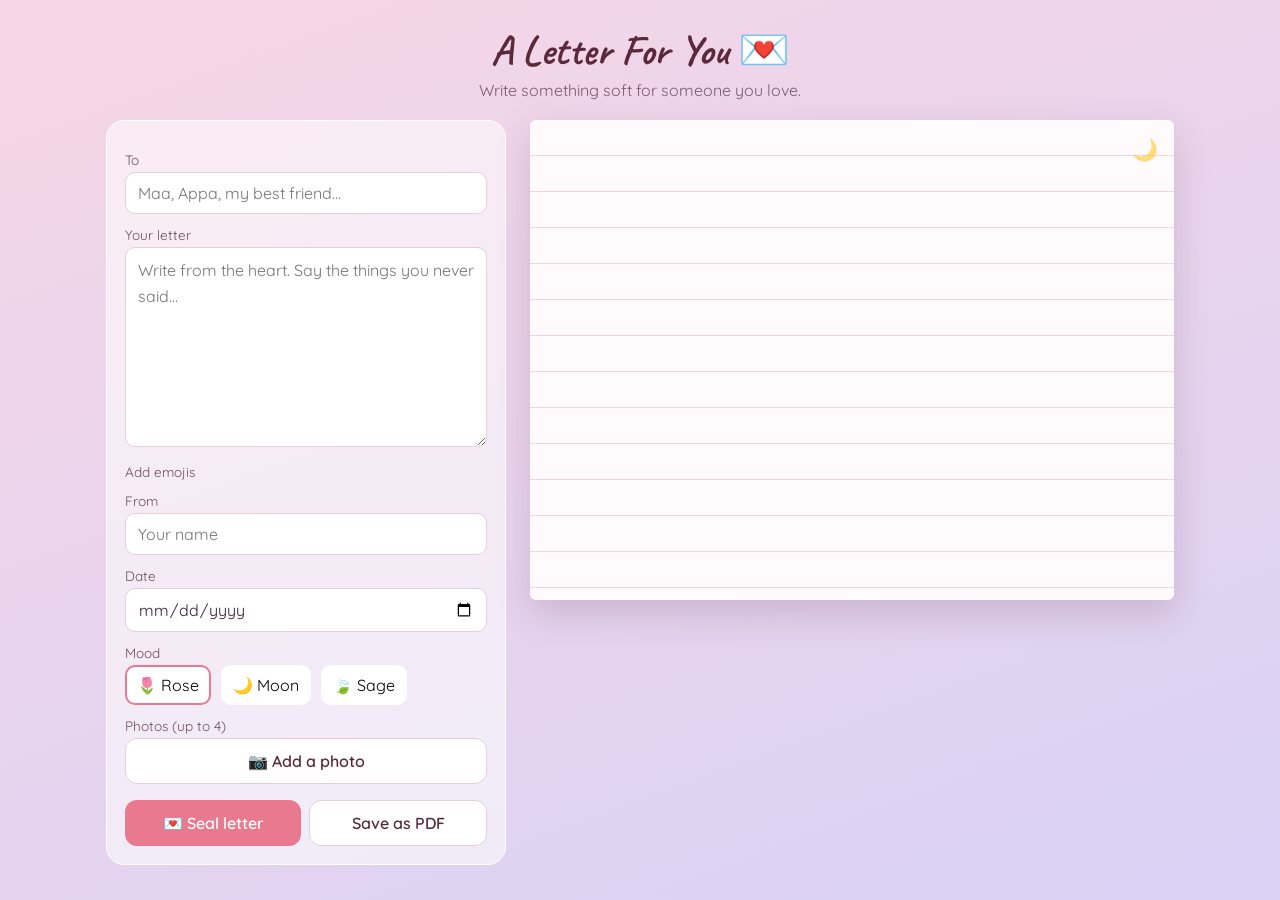
<file: Untitled-3g.html>
<!DOCTYPE html>
<html lang="en">

<head>
    <meta charset="UTF-8">
    <meta name="viewport" content="width=device-width, initial-scale=1">
    <title>A Letter For You</title>
    <link href="https://fonts.googleapis.com/css2?family=Caveat:wght@400;600&family=Quicksand:wght@400;600&display=swap"
        rel="stylesheet">
    <style>
        body {
            --bg1: #f7d6e6;
            --bg2: #d9d2f5;
            --paper: #fffafc;
            --ink: #5a2a3c;
            --accent: #e8798f;
            --line: #f3d3dc;
            --panel: rgba(255, 255, 255, 0.55);
            margin: 0;
            min-height: 100vh;
            color: #4a2a3a;
            font-family: "Quicksand", Arial, sans-serif;
            background: linear-gradient(160deg, var(--bg1), var(--bg2));
            background-attachment: fixed;
        }

        body.moon {
            --bg1: #cfd8f7;
            --bg2: #b7c3ee;
            --paper: #f7f9ff;
            --ink: #26355f;
            --accent: #6f8cf0;
            --line: #d6def8;
            --panel: rgba(255, 255, 255, 0.55);
        }

        body.sage {
            --bg1: #d3ecdc;
            --bg2: #f1efd2;
            --paper: #fbfffb;
            --ink: #23483d;
            --accent: #5fb38d;
            --line: #d3eadb;
            --panel: rgba(255, 255, 255, 0.55);
        }

        * {
            box-sizing: border-box;
        }

        header {
            text-align: center;
            padding: 24px 12px 4px;
        }

        header h1 {
            font-family: "Caveat", cursive;
            font-size: 2.6rem;
            margin: 0;
            color: var(--ink);
        }

        header p {
            margin: 4px 0 0;
            opacity: 0.7;
        }

        .wrap {
            max-width: 1100px;
            margin: 0 auto;
            padding: 16px;
            display: flex;
            flex-wrap: wrap;
            gap: 24px;
            align-items: flex-start;
        }

        .editor {
            flex: 1 1 320px;
            max-width: 400px;
            background: var(--panel);
            border: 1px solid #ffffff;
            border-radius: 18px;
            padding: 18px;
        }

        .preview {
            flex: 2 1 400px;
        }

        label {
            display: block;
            font-size: 0.85rem;
            margin: 12px 0 4px;
            opacity: 0.8;
        }

        input[type=text],
        input[type=date],
        textarea {
            width: 100%;
            font: inherit;
            color: #3a2030;
            background: #ffffff;
            border: 1px solid #e6cfd8;
            border-radius: 10px;
            padding: 10px 12px;
        }

        textarea {
            min-height: 200px;
            resize: vertical;
            line-height: 1.6;
        }

        input:focus,
        textarea:focus,
        button:focus {
            outline: 2px solid var(--accent);
        }

        .emojis button {
            background: #ffffff;
            border: 1px solid #ecd9e0;
            border-radius: 8px;
            font-size: 1.2rem;
            padding: 4px 6px;
            margin: 2px;
            cursor: pointer;
        }

        .themes button {
            border: 2px solid transparent;
            border-radius: 10px;
            padding: 8px 10px;
            margin-right: 6px;
            cursor: pointer;
            font: inherit;
            background: #ffffff;
        }

        .themes button.on {
            border-color: var(--accent);
        }

        .btn {
            background: var(--accent);
            color: #ffffff;
            border: 0;
            border-radius: 12px;
            padding: 12px 14px;
            font: inherit;
            font-weight: 600;
            cursor: pointer;
        }

        .btn.ghost {
            background: #ffffff;
            color: var(--ink);
            border: 1px solid #e6cfd8;
        }

        .btn:hover {
            opacity: 0.9;
        }

        .btnrow {
            display: flex;
            gap: 8px;
            margin-top: 16px;
        }

        .btnrow .btn {
            flex: 1;
        }

        .photo-item {
            display: flex;
            align-items: center;
            gap: 8px;
            margin-top: 8px;
        }

        .photo-item img {
            width: 44px;
            height: 44px;
            object-fit: cover;
            border-radius: 8px;
        }

        .photo-item input {
            flex: 1;
        }

        .photo-item button {
            background: none;
            border: 0;
            font-size: 1.3rem;
            cursor: pointer;
        }

        /* The letter */
        .letter {
            background-color: var(--paper);
            color: var(--ink);
            background-image: repeating-linear-gradient(to bottom, transparent 0, transparent 35px, var(--line) 35px, var(--line) 36px);
            padding: 40px 44px;
            border-radius: 6px;
            box-shadow: 0 14px 36px rgba(90, 42, 60, 0.18);
            font-family: "Caveat", "Comic Sans MS", cursive;
            font-size: 1.6rem;
            line-height: 36px;
            min-height: 480px;
            position: relative;
        }

        .letter:before {
            content: "\1F319";
            position: absolute;
            top: 12px;
            right: 16px;
            font-size: 1.3rem;
            opacity: 0.6;
        }

        .l-date {
            font-size: 1.2rem;
            opacity: 0.7;
            margin-bottom: 18px;
        }

        .l-to {
            font-size: 1.9rem;
            font-weight: 600;
        }

        .l-body {
            white-space: pre-wrap;
            word-wrap: break-word;
        }

        .l-from {
            text-align: right;
            font-size: 1.8rem;
            font-weight: 600;
            margin-top: 18px;
        }

        .dim {
            opacity: 0.45;
        }

        .l-photos {
            text-align: center;
            margin: 20px 0;
        }

        .polaroid {
            display: inline-block;
            vertical-align: top;
            background: #ffffff;
            padding: 10px 10px 4px;
            width: 190px;
            margin: 14px;
            box-shadow: 0 6px 16px rgba(0, 0, 0, 0.2);
            line-height: 1.1;
        }

        .polaroid:nth-child(odd) {
            transform: rotate(-3deg);
        }

        .polaroid:nth-child(even) {
            transform: rotate(2.5deg);
        }

        .polaroid img {
            width: 100%;
            height: 170px;
            object-fit: cover;
            display: block;
        }

        .polaroid span {
            display: block;
            padding: 8px 2px;
            font-size: 1.2rem;
            min-height: 32px;
        }

        /* Envelope screen */
        #overlay {
            display: none;
            position: fixed;
            top: 0;
            left: 0;
            right: 0;
            bottom: 0;
            z-index: 10;
            overflow: auto;
            padding: 24px 12px;
            text-align: center;
            background: linear-gradient(160deg, var(--bg1), var(--bg2));
        }

        #overlay.show {
            display: block;
        }

        #envBox {
            margin: 60px auto 0;
        }

        .env {
            position: relative;
            width: 300px;
            height: 200px;
            margin: 0 auto;
            background: var(--accent);
            border-radius: 8px;
            cursor: pointer;
            box-shadow: 0 16px 34px rgba(0, 0, 0, 0.25);
        }

        .flap {
            position: absolute;
            top: 0;
            left: 0;
            width: 0;
            height: 0;
            border-left: 150px solid transparent;
            border-right: 150px solid transparent;
            border-top: 110px solid #d4607a;
            transform-origin: top;
            transition: transform 0.7s;
        }

        .env.open .flap {
            transform: rotateX(180deg);
        }

        .seal {
            position: absolute;
            top: 85px;
            left: 130px;
            font-size: 2.2rem;
            transition: opacity 0.3s;
        }

        .env.open .seal {
            opacity: 0;
        }

        #stage {
            display: none;
            max-width: 720px;
            margin: 0 auto;
            text-align: left;
        }

        #stage.show {
            display: block;
        }

        #backBtn {
            display: none;
            margin: 18px auto;
        }

        @media (max-width: 600px) {
            .letter {
                padding: 32px 20px;
            }
        }

        @media print {

            header,
            .editor,
            #overlay {
                display: none;
            }

            body {
                background: #ffffff;
            }

            .letter {
                box-shadow: none;
            }
        }
    </style>
</head>

<body>

    <header>
        <h1>A Letter For You &#128140;</h1>
        <p>Write something soft for someone you love.</p>
    </header>

    <div class="wrap">
        <div class="editor">
            <label for="to">To</label>
            <input type="text" id="to" placeholder="Maa, Appa, my best friend..." maxlength="60">

            <label for="body">Your letter</label>
            <textarea id="body" placeholder="Write from the heart. Say the things you never said..."></textarea>

            <label>Add emojis</label>
            <div class="emojis" id="emojis"></div>

            <label for="from">From</label>
            <input type="text" id="from" placeholder="Your name" maxlength="40">

            <label for="date">Date</label>
            <input type="date" id="date">

            <label>Mood</label>
            <div class="themes" id="themes">
                <button type="button" data-t="rose" class="on">&#127799; Rose</button>
                <button type="button" data-t="moon">&#127769; Moon</button>
                <button type="button" data-t="sage">&#127811; Sage</button>
            </div>

            <label>Photos (up to 4)</label>
            <input type="file" id="file" accept="image/*" multiple style="display:none">
            <button type="button" class="btn ghost" id="addPhoto" style="width:100%">&#128247; Add a photo</button>
            <div id="photoList"></div>

            <div class="btnrow">
                <button type="button" class="btn" id="sealBtn">&#128140; Seal letter</button>
                <button type="button" class="btn ghost" id="printBtn">Save as PDF</button>
            </div>
        </div>

        <div class="preview">
            <div class="letter" id="letter">
                <div class="l-date" id="lDate"></div>
                <div class="l-to" id="lTo"></div>
                <div class="l-body" id="lBody"></div>
                <div class="l-photos" id="lPhotos"></div>
                <div class="l-from" id="lFrom"></div>
            </div>
        </div>
    </div>

    <div id="overlay">
        <div id="envBox">
            <div class="env" id="env">
                <div class="flap"></div>
                <div class="seal">&#128151;</div>
            </div>
            <p>Tap the envelope to open it</p>
        </div>
        <div id="stage"></div>
        <button type="button" class="btn ghost" id="backBtn">Back to writing</button>
    </div>

    <script>
        (function () {
            var KEY = "letterSite.v2";
            var MAX_PHOTOS = 4;
            var EMOJIS = ["\uD83D\uDC8C", "\uD83C\uDF37", "\uD83C\uDF19", "\u2728", "\uD83E\uDD0D", "\uD83E\uDEF6", "\uD83C\uDF38", "\uD83E\uDD8B", "\uD83D\uDD4A\uFE0F", "\uD83C\uDF42", "\uD83C\uDF39", "\u2601\uFE0F", "\uD83E\uDD79", "\uD83D\uDCAB", "\uD83E\uDDF8", "\uD83C\uDF3B"];

            function el(id) { return document.getElementById(id); }

            var state = { to: "", body: "", from: "", date: "", theme: "rose", photos: [] };
            try {
                var saved = JSON.parse(localStorage.getItem(KEY));
                if (saved) {
                    for (var k in saved) { state[k] = saved[k]; }
                }
            } catch (e) { }
            if (!state.date) { state.date = new Date().toISOString().slice(0, 10); }

            function save() {
                try { localStorage.setItem(KEY, JSON.stringify(state)); } catch (e) { }
            }

            function setText(node, text, dim) {
                node.textContent = text;
                if (dim) { node.classList.add("dim"); } else { node.classList.remove("dim"); }
            }

            function renderLetter() {
                var d = new Date(state.date + "T00:00:00");
                el("lDate").textContent = isNaN(d.getTime()) ? "" :
                    d.toLocaleDateString("en-IN", { day: "numeric", month: "long", year: "numeric" });

                setText(el("lTo"), state.to ? "Dear " + state.to + "," : "Dear you,", !state.to);
                setText(el("lBody"), state.body ? state.body : "Your words will appear here as you write...", !state.body);
                setText(el("lFrom"), state.from ? "With love, " + state.from + " \uD83E\uDD0D" : "", false);

                var box = el("lPhotos");
                box.innerHTML = "";
                state.photos.forEach(function (p) {
                    var fig = document.createElement("div");
                    fig.className = "polaroid";
                    var img = document.createElement("img");
                    img.src = p.src;
                    img.alt = p.caption || "Photo in the letter";
                    var cap = document.createElement("span");
                    cap.textContent = p.caption || "";
                    fig.appendChild(img);
                    fig.appendChild(cap);
                    box.appendChild(fig);
                });
            }

            function renderPhotoList() {
                var list = el("photoList");
                list.innerHTML = "";
                state.photos.forEach(function (p, i) {
                    var row = document.createElement("div");
                    row.className = "photo-item";

                    var img = document.createElement("img");
                    img.src = p.src;
                    img.alt = "";

                    var cap = document.createElement("input");
                    cap.type = "text";
                    cap.placeholder = "Caption (optional)";
                    cap.maxLength = 40;
                    cap.value = p.caption || "";
                    cap.addEventListener("input", function () {
                        state.photos[i].caption = cap.value;
                        renderLetter();
                        save();
                    });

                    var del = document.createElement("button");
                    del.type = "button";
                    del.textContent = "\u00D7";
                    del.setAttribute("aria-label", "Remove photo");
                    del.addEventListener("click", function () {
                        state.photos.splice(i, 1);
                        renderPhotoList();
                        renderLetter();
                        save();
                    });

                    row.appendChild(img);
                    row.appendChild(cap);
                    row.appendChild(del);
                    list.appendChild(row);
                });
                el("addPhoto").style.display = state.photos.length >= MAX_PHOTOS ? "none" : "block";
            }

            // Shrinks big photos so they fit in browser storage
            function shrink(file, done) {
                var reader = new FileReader();
                reader.onload = function () {
                    var img = new Image();
                    img.onload = function () {
                        var scale = Math.min(1, 700 / Math.max(img.width, img.height));
                        var c = document.createElement("canvas");
</file>
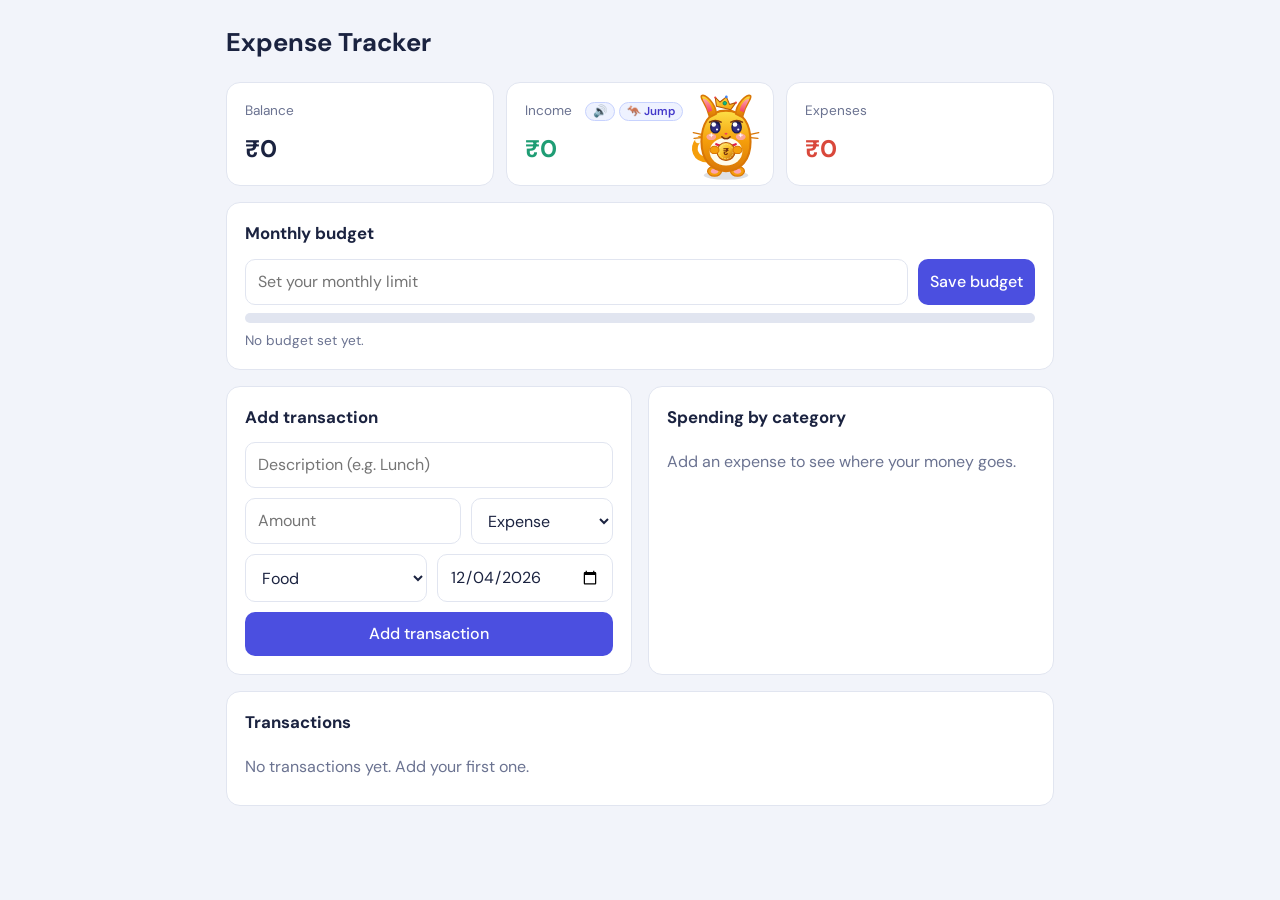
<file: frontend/Untitled-3.html>
<!DOCTYPE html>
<html lang="en">

<head>
    <meta charset="UTF-8">
    <meta name="viewport" content="width=device-width, initial-scale=1">
    <title>Expense Tracker</title>
    <link rel="preconnect" href="https://fonts.googleapis.com">
    <link href="https://fonts.googleapis.com/css2?family=DM+Sans:wght@400;500;700&display=swap" rel="stylesheet">
    <style>
        :root {
            --bg: #f2f4fa;
            --card: #ffffff;
            --ink: #1b2340;
            --muted: #6b7391;
            --line: #e1e5f0;
            --accent: #4b4fe0;
            --income: #1f9d74;
            --expense: #d9483b;
            --radius: 14px;
        }

        * {
            box-sizing: border-box;
        }

        body {
            margin: 0;
            background: var(--bg);
            color: var(--ink);
            font-family: "DM Sans", system-ui, -apple-system, "Segoe UI", sans-serif;
            line-height: 1.5;
        }

        main {
            max-width: 860px;
            margin: 0 auto;
            padding: 24px 16px 64px;
        }

        h1 {
            font-size: 1.6rem;
            margin: 0 0 20px;
        }

        h2 {
            font-size: 1.05rem;
            margin: 0 0 12px;
        }

        .card {
            background: var(--card);
            border: 1px solid var(--line);
            border-radius: var(--radius);
            padding: 18px;
            margin-bottom: 16px;
        }

        .summary {
            display: grid;
            grid-template-columns: repeat(3, 1fr);
            gap: 12px;
            margin-bottom: 16px;
            align-items: stretch;
        }

        .summary .card {
            margin: 0;
            display: flex;
            flex-direction: column;
            justify-content: space-between;
            min-height: 104px;
            position: relative;
        }

        .card-head-row {
            display: flex;
            align-items: center;
            justify-content: space-between;
            gap: 8px;
        }

        .label {
            color: var(--muted);
            font-size: .85rem;
        }

        .big {
            font-size: 1.5rem;
            font-weight: 700;
        }

        .income {
            color: var(--income);
            transition: transform 0.25s cubic-bezier(0.34, 1.56, 0.64, 1);
        }

        .income.income-pop {
            transform: scale(1.15);
            text-shadow: 0 0 16px rgba(31, 157, 116, 0.4);
        }

        .expense {
            color: var(--expense);
        }

        .grid {
            display: grid;
            grid-template-columns: 1fr 1fr;
            gap: 16px;
        }

        form {
            display: grid;
            gap: 10px;
        }

        input,
        select,
        button {
            font: inherit;
            padding: 10px 12px;
            border: 1px solid var(--line);
            border-radius: 10px;
            background: #fff;
            color: var(--ink);
        }

        input:focus,
        select:focus,
        button:focus-visible {
            outline: 2px solid var(--accent);
            outline-offset: 1px;
        }

        button {
            background: var(--accent);
            color: #fff;
            border: 0;
            font-weight: 500;
            cursor: pointer;
        }

        button:hover {
            filter: brightness(1.08);
        }

        .row {
            display: grid;
            grid-template-columns: 1fr 1fr;
            gap: 10px;
        }

        .bar {
            height: 10px;
            background: var(--line);
            border-radius: 99px;
            overflow: hidden;
            margin: 8px 0;
        }

        .bar>span {
            display: block;
            height: 100%;
            background: var(--accent);
            transition: width .3s;
        }

        .bar.over>span {
            background: var(--expense);
        }

        .cat {
            margin-bottom: 10px;
        }

        .cat-head {
            display: flex;
            justify-content: space-between;
            font-size: .9rem;
        }

        .cat .bar {
            height: 6px;
            margin: 4px 0 0;
        }

        ul {
            list-style: none;
            margin: 0;
            padding: 0;
        }

        li {
            display: flex;
            align-items: center;
            justify-content: space-between;
            gap: 10px;
            padding: 10px 0;
            border-bottom: 1px solid var(--line);
        }

        li:last-child {
            border-bottom: 0;
        }

        .desc {
            font-weight: 500;
        }

        .meta {
            color: var(--muted);
            font-size: .8rem;
        }

        .del {
            background: none;
            color: var(--muted);
            padding: 4px 8px;
            font-size: 1.1rem;
        }

        .del:hover {
            color: var(--expense);
            filter: none;
        }

        .empty {
            color: var(--muted);
            padding: 8px 0;
        }

        .budget-row {
            display: flex;
            gap: 10px;
        }

        .budget-row input {
            flex: 1;
            min-width: 0;
        }

        @media (max-width: 680px) {
            .grid {
                grid-template-columns: 1fr;
            }

            .summary {
                grid-template-columns: 1fr;
            }
        }

        /* Cartoon Character Mascot & Celebration Styles */
        .card-income {
            position: relative;
            overflow: visible !important;
            padding-right: 90px;
            transition: border-color 0.3s, box-shadow 0.3s;
        }

        .card-income.income-glow {
            border-color: #10b981;
            box-shadow: 0 0 25px rgba(16, 185, 129, 0.38);
            animation: cardGlowPulse 1.25s ease-out;
        }

        @keyframes cardGlowPulse {
            0% { box-shadow: 0 0 0 rgba(16, 185, 129, 0); }
            35% { box-shadow: 0 0 30px rgba(16, 185, 129, 0.45); }
            100% { box-shadow: 0 0 10px rgba(16, 185, 129, 0.15); }
        }

        .mascot-controls {
            display: inline-flex;
            gap: 4px;
        }

        .mascot-btn {
            background: #eef2ff;
            color: #4338ca;
            border: 1px solid #c7d2fe;
            border-radius: 99px;
            padding: 2px 7px;
            font-size: 0.72rem;
            font-weight: 600;
            cursor: pointer;
            line-height: 1.2;
            transition: all 0.15s ease;
        }

        .mascot-btn:hover {
            background: #e0e7ff;
            transform: scale(1.05);
            filter: none;
        }

        .mascot-btn:active {
            transform: scale(0.95);
        }

        .income-floating-pill {
            position: absolute;
            top: 20px;
            left: 20px;
            background: #10b981;
            color: #ffffff;
            font-size: 0.8rem;
            font-weight: 700;
            padding: 3px 9px;
            border-radius: 99px;
            box-shadow: 0 4px 12px rgba(16, 185, 129, 0.4);
            pointer-events: none;
            opacity: 0;
            z-index: 25;
        }

        .income-floating-pill.animate {
            animation: floatUpPill 1.6s ease-out forwards;
        }

        @keyframes floatUpPill {
            0% {
                opacity: 0;
                transform: translateY(10px) scale(0.7);
            }
            25% {
                opacity: 1;
                transform: translateY(-2px) scale(1.08);
            }
            70% {
                opacity: 1;
                transform: translateY(-16px) scale(1);
            }
            100% {
                opacity: 0;
                transform: translateY(-30px) scale(0.85);
            }
        }

        /* Mascot Perch & Character */
        .mascot-perch {
            position: absolute;
            right: 6px;
            bottom: 4px;
            width: 82px;
            height: 90px;
            cursor: pointer;
            user-select: none;
            z-index: 10;
        }

        .mascot-character {
            width: 100%;
            height: 100%;
            transform-origin: 50% 98px;
            animation: kipBreathe 3s ease-in-out infinite;
            transition: filter 0.2s;
        }

        .mascot-perch:hover .mascot-character {
            filter: drop-shadow(0 4px 10px rgba(245, 158, 11, 0.35));
        }

        .kip-svg {
            width: 100%;
            height: 100%;
            overflow: visible;
        }

        /* Speech Bubble */
        .mascot-speech {
            position: absolute;
            bottom: 84px;
            right: -8px;
            background: #1b2340;
            color: #ffffff;
            font-size: 0.72rem;
            font-weight: 700;
            padding: 5px 9px;
            border-radius: 12px;
            white-space: nowrap;
            pointer-events: none;
            box-shadow: 0 6px 18px rgba(27, 35, 64, 0.22);
            opacity: 0;
            transform: translateY(6px) scale(0.85);
            transition: opacity 0.25s cubic-bezier(0.34, 1.56, 0.64, 1),
                        transform 0.25s cubic-bezier(0.34, 1.56, 0.64, 1);
            z-index: 30;
        }

        .mascot-speech::after {
            content: "";
            position: absolute;
            bottom: -4px;
            right: 28px;
            width: 8px;
            height: 8px;
            background: #1b2340;
            transform: rotate(45deg);
            border-radius: 2px;
        }

        .mascot-speech.show {
            opacity: 1;
            transform: translateY(0) scale(1);
        }

        /* Face Expression Toggle */
        .face-jump {
            display: none;
        }

        .face-default {
            display: block;
        }

        .mascot-character.jumping .face-default {
            display: none;
        }

        .mascot-character.jumping .face-jump {
            display: block;
        }

        /* Character Keyframe Animations */
        @keyframes kipBreathe {
            0%, 100% {
                transform: translateY(0px) scale(1, 1);
            }
            50% {
                transform: translateY(-2.5px) scale(1.02, 0.98);
            }
        }

        @keyframes eyeBlink {
            0%, 93%, 100% {
                transform: scaleY(1);
            }
            95%, 97% {
                transform: scaleY(0.08);
            }
        }

        .kip-eye-l, .kip-eye-r {
            transform-origin: 50% 44px;
            animation: eyeBlink 3.8s ease-in-out infinite;
        }

        @keyframes tailWag {
            0%, 100% { transform: rotate(0deg); }
            50% { transform: rotate(-14deg); }
        }

        .kip-tail {
            transform-origin: 28px 84px;
            animation: tailWag 2s ease-in-out infinite;
        }

        @keyframes earTwitch {
            0%, 88%, 100% { transform: rotate(0deg); }
            92% { transform: rotate(-9deg); }
            96% { transform: rotate(6deg); }
        }

        .kip-ear-l {
            transform-origin: 30px 28px;
            animation: earTwitch 3.2s ease-in-out infinite;
        }

        .kip-ear-r {
            transform-origin: 70px 28px;
            animation: earTwitch 3.2s ease-in-out infinite 0.25s;
        }

        .mascot-character.perked {
            transform: translateY(-4px) scale(1.05) !important;
            filter: drop-shadow(0 4px 12px rgba(16, 185, 129, 0.45));
            transition: all 0.3s ease;
        }

        /* Super Rocket Jump Animation */
        @keyframes kipRocketJump {
            0% {
                transform: translateY(0) scale(1, 1) rotate(0deg);
            }
            12% {
                /* Squash preparation */
                transform: translateY(12px) scale(1.28, 0.72) rotate(0deg);
            }
            28% {
                /* Launching up */
                transform: translateY(-75px) scale(0.85, 1.25) rotate(-15deg);
            }
            50% {
                /* Peak Apex - full 360 flip high in the sky! */
                transform: translateY(-145px) scale(1.12, 1.1) rotate(360deg);
            }
            72% {
                /* Diving down */
                transform: translateY(-25px) scale(0.9, 1.2) rotate(360deg);
            }
            84% {
                /* Landing squishy squash */
                transform: translateY(10px) scale(1.36, 0.68) rotate(360deg);
            }
            92% {
                /* Rebound spring bounce */
                transform: translateY(-10px) scale(0.96, 1.08) rotate(360deg);
            }
            100% {
                /* Settle smoothly */
                transform: translateY(0) scale(1, 1) rotate(360deg);
            }
        }

        @keyframes shadowJump {
            0% { transform: scale(1); opacity: 0.14; }
            12% { transform: scale(1.2); opacity: 0.22; }
            50% { transform: scale(0.25); opacity: 0.03; }
            84% { transform: scale(1.3); opacity: 0.25; }
            92% { transform: scale(0.9); opacity: 0.12; }
            100% { transform: scale(1); opacity: 0.14; }
        }

        .mascot-character.jumping {
            animation: kipRocketJump 1.25s cubic-bezier(0.2, 0.9, 0.3, 1) forwards !important;
        }

        .mascot-perch.jumping .kip-shadow {
            animation: shadowJump 1.25s cubic-bezier(0.2, 0.9, 0.3, 1) forwards;
            transform-origin: 50px 103px;
        }

        /* Particle Overlay Canvas */
        #celebrationCanvas {
            position: fixed;
            inset: 0;
            width: 100vw;
            height: 100vh;
            pointer-events: none;
            z-index: 99999;
        }
    </style>
</head>

<body>
    <!-- Fullscreen Particle Explosion Canvas -->
    <canvas id="celebrationCanvas"></canvas>

    <main>
        <h1>Expense Tracker</h1>

        <section class="summary">
            <div class="card">
                <div class="label">Balance</div>
                <div class="big" id="balance">₹0</div>
            </div>
            <div class="card card-income" id="incomeCard">
                <div class="card-head-row">
                    <div class="label">Income</div>
                    <div class="mascot-controls">
                        <button type="button" class="mascot-btn" id="soundToggleBtn" title="Sound: ON (Click to toggle)">🔊</button>
                        <button type="button" class="mascot-btn" id="testJumpBtn" title="Test celebration jump">🦘 Jump</button>
                    </div>
                </div>
                <div class="big income" id="income">₹0</div>
                <div class="income-floating-pill" id="incomeFloatingPill"></div>

                <!-- Unique Cartoon Character: Kip the Golden Fortune Cat -->
                <div class="mascot-perch" id="mascotPerch" title="Click Kip to cheer him up!">
                    <div class="mascot-speech" id="mascotSpeech">
                        <span id="speechText">I jump for income! 🦘</span>
                    </div>
                    <div class="mascot-character" id="mascotCharacter">
                        <svg viewBox="0 0 100 110" class="kip-svg" xmlns="http://www.w3.org/2000/svg">
                            <defs>
                                <linearGradient id="kipGold" x1="0" y1="0" x2="0" y2="1">
                                    <stop offset="0%" stop-color="#FDE047"/>
                                    <stop offset="50%" stop-color="#F59E0B"/>
                                    <stop offset="100%" stop-color="#D97706"/>
                                </linearGradient>
                                <linearGradient id="coinGrad" x1="0" y1="0" x2="1" y2="1">
                                    <stop offset="0%" stop-color="#FEF08A"/>
                                    <stop offset="50%" stop-color="#FBBF24"/>
                                    <stop offset="100%" stop-color="#B45309"/>
                                </linearGradient>
                                <linearGradient id="earPink" x1="0" y1="0" x2="0" y2="1">
                                    <stop offset="0%" stop-color="#FDA4AF"/>
                                    <stop offset="100%" stop-color="#F43F5E"/>
                                </linearGradient>
                                <linearGradient id="crownGrad" x1="0" y1="0" x2="1" y2="1">
                                    <stop offset="0%" stop-color="#FDE047"/>
                                    <stop offset="100%" stop-color="#F59E0B"/>
                                </linearGradient>
                            </defs>

                            <!-- Ground Shadow -->
                            <ellipse cx="50" cy="103" rx="27" ry="5.5" fill="rgba(27, 35, 64, 0.14)" class="kip-shadow"/>

                            <!-- Character Group -->
                            <g class="kip-body-group">
                                <!-- Tail -->
                                <path class="kip-tail" d="M28 84 C12 84 8 70 16 60 C22 53 28 63 24 71" fill="none" stroke="#F59E0B" stroke-width="7" stroke-linecap="round"/>
                                <circle cx="16" cy="60" r="3.8" fill="#FFFBEB"/>

                                <!-- Bottom Paws -->
                                <ellipse cx="36" cy="98" rx="8.5" ry="6" fill="#F59E0B" stroke="#D97706" stroke-width="1.5"/>
                                <ellipse cx="64" cy="98" rx="8.5" ry="6" fill="#F59E0B" stroke="#D97706" stroke-width="1.5"/>
                                <ellipse cx="36" cy="98" rx="4.5" ry="3" fill="#FDA4AF"/>
                                <ellipse cx="64" cy="98" rx="4.5" ry="3" fill="#FDA4AF"/>

                                <!-- Body -->
                                <path d="M50 24 C28 24 20 42 20 62 C20 84 32 98 50 98 C68 98 80 84 80 62 C80 42 72 24 50 24 Z" fill="url(#kipGold)" stroke="#D97706" stroke-width="2.5" stroke-linejoin="round"/>

                                <!-- Belly Cream Patch -->
                                <ellipse cx="50" cy="74" rx="20" ry="17" fill="#FFFBEB"/>

                                <!-- Left Ear -->
                                <path class="kip-ear-l" d="M30 32 C26 14 18 10 20 6 C24 2 38 16 38 28 Z" fill="url(#kipGold)" stroke="#D97706" stroke-width="2" stroke-linejoin="round"/>
                                <path class="kip-ear-l-inner" d="M28 26 C26 16 22 13 22 10 C25 8 33 16 33 24 Z" fill="url(#earPink)"/>

                                <!-- Right Ear -->
                                <path class="kip-ear-r" d="M70 32 C74 14 82 10 80 6 C76 2 62 16 62 28 Z" fill="url(#kipGold)" stroke="#D97706" stroke-width="2" stroke-linejoin="round"/>
                                <path class="kip-ear-r-inner" d="M72 26 C74 16 78 13 78 10 C75 8 67 16 67 24 Z" fill="url(#earPink)"/>

                                <!-- Tilted Golden Crown -->
                                <g transform="translate(49, 13) rotate(14)">
                                    <path d="M-9 8 L-13 -2 L-6 2 L0 -6 L6 2 L13 -2 L9 8 Z" fill="url(#crownGrad)" stroke="#B45309" stroke-width="1.3" stroke-linejoin="round"/>
                                    <circle cx="0" cy="2" r="2.2" fill="#10B981" stroke="#047857" stroke-width="0.8"/>
                                    <circle cx="-13" cy="-2" r="1.3" fill="#EF4444"/>
                                    <circle cx="13" cy="-2" r="1.3" fill="#EF4444"/>
                                    <circle cx="0" cy="-6" r="1.6" fill="#3B82F6"/>
                                </g>

                                <!-- Lucky Rupee Coin Medallion -->
                                <path d="M38 65 Q50 71 62 65" fill="none" stroke="#E11D48" stroke-width="2.6" stroke-linecap="round"/>
                                <circle cx="50" cy="74" r="11" fill="url(#coinGrad)" stroke="#B45309" stroke-width="1.4"/>
                                <circle cx="50" cy="74" r="8.8" fill="none" stroke="#FEF08A" stroke-width="0.8" stroke-dasharray="2,1.5"/>
                                <text x="50" y="78.5" font-family="'DM Sans', system-ui, sans-serif" font-weight="900" font-size="12" fill="#78350F" text-anchor="middle">₹</text>

                                <!-- Cheeks and Whiskers -->
                                <ellipse cx="32" cy="56" rx="6" ry="4" fill="#FDA4AF" opacity="0.85"/>
                                <ellipse cx="68" cy="56" rx="6" ry="4" fill="#FDA4AF" opacity="0.85"/>
                                <path d="M30 54 L34 54 M32 52 L32 56" stroke="#FFFFFF" stroke-width="1.2" stroke-linecap="round"/>
                                <path d="M66 54 L70 54 M68 52 L68 56" stroke="#FFFFFF" stroke-width="1.2" stroke-linecap="round"/>
                                <line x1="20" y1="53" x2="10" y2="51" stroke="#D97706" stroke-width="1.6" stroke-linecap="round"/>
                                <line x1="20" y1="57" x2="11" y2="58" stroke="#D97706" stroke-width="1.6" stroke-linecap="round"/>
                                <line x1="80" y1="53" x2="90" y2="51" stroke="#D97706" stroke-width="1.6" stroke-linecap="round"/>
                                <line x1="80" y1="57" x2="89" y2="58" stroke="#D97706" stroke-width="1.6" stroke-linecap="round"/>

                                <!-- Button Nose -->
                                <path d="M48 52 Q50 50 52 52 Q50 55 48 52 Z" fill="#F43F5E"/>

                                <!-- DEFAULT IDLE EXPRESSION -->
                                <g class="face-default">
                                    <!-- Kitty Smile -->
                                    <path d="M45 56 Q50 60 50 57 Q50 60 55 56" fill="none" stroke="#78350F" stroke-width="2" stroke-linecap="round"/>
                                    <!-- Big Sparkling Anime Eyes -->
                                    <g class="kip-eye-l">
                                        <ellipse cx="37" cy="44" rx="6.5" ry="8" fill="#1E1B4B"/>
                                        <ellipse cx="37" cy="45" rx="5" ry="5.5" fill="#312E81"/>
                                        <circle cx="35" cy="41" r="2.8" fill="#FFFFFF"/>
                                        <circle cx="39" cy="47" r="1.3" fill="#FFFFFF"/>
                                        <path d="M30 38 Q37 34 44 38" fill="none" stroke="#78350F" stroke-width="2" stroke-linecap="round"/>
                                    </g>
                                    <g class="kip-eye-r">
                                        <ellipse cx="63" cy="44" rx="6.5" ry="8" fill="#1E1B4B"/>
                                        <ellipse cx="63" cy="45" rx="5" ry="5.5" fill="#312E81"/>
                                        <circle cx="61" cy="41" r="2.8" fill="#FFFFFF"/>
                                        <circle cx="65" cy="47" r="1.3" fill="#FFFFFF"/>
                                        <path d="M56 38 Q63 34 70 38" fill="none" stroke="#78350F" stroke-width="2" stroke-linecap="round"/>
                                    </g>
                                    <!-- Idle Paws on Chest -->
                                    <ellipse cx="36" cy="72" rx="5.5" ry="4.5" fill="#F59E0B" stroke="#D97706" stroke-width="1.3"/>
                                    <ellipse cx="64" cy="72" rx="5.5" ry="4.5" fill="#F59E0B" stroke="#D97706" stroke-width="1.3"/>
                                </g>

                                <!-- CELEBRATION JUMP EXPRESSION -->
                                <g class="face-jump">
                                    <!-- Wide Open Happy Shouting Mouth -->
                                    <path d="M43 55 Q50 53 57 55 Q57 68 50 68 Q43 68 43 55 Z" fill="#991B1B" stroke="#78350F" stroke-width="1.5"/>
                                    <path d="M46 62 Q50 58 54 62 Q50 67 46 62 Z" fill="#FB7185"/>
                                    <!-- Starry Joy Eyes -->
                                    <path d="M30 45 Q37 35 44 45" fill="none" stroke="#78350F" stroke-width="2.8" stroke-linecap="round"/>
                                    <path d="M37 35 L37 40 M34 37.5 L40 37.5" stroke="#FBBF24" stroke-width="1.8" stroke-linecap="round"/>
                                    <path d="M56 45 Q63 35 70 45" fill="none" stroke="#78350F" stroke-width="2.8" stroke-linecap="round"/>
                                    <path d="M63 35 L63 40 M60 37.5 L66 37.5" stroke="#FBBF24" stroke-width="1.8" stroke-linecap="round"/>
                                    <!-- Arms Raised High in Victory with Gold Coins -->
                                    <path d="M26 64 Q12 50 16 36" fill="none" stroke="#F59E0B" stroke-width="6.5" stroke-linecap="round"/>
                                    <ellipse cx="16" cy="35" rx="5" ry="4.5" fill="#F59E0B" stroke="#D97706" stroke-width="1.3"/>
                                    <circle cx="15" cy="28" r="6" fill="url(#coinGrad)" stroke="#B45309" stroke-width="1"/>
                                    <text x="15" y="31.5" font-size="7" font-weight="900" fill="#78350F" text-anchor="middle">₹</text>

                                    <path d="M74 64 Q88 50 84 36" fill="none" stroke="#F59E0B" stroke-width="6.5" stroke-linecap="round"/>
                                    <ellipse cx="84" cy="35" rx="5" ry="4.5" fill="#F59E0B" stroke="#D97706" stroke-width="1.3"/>
                                    <circle cx="85" cy="28" r="6" fill="url(#coinGrad)" stroke="#B45309" stroke-width="1"/>
                                    <text x="85" y="31.5" font-size="7" font-weight="900" fill="#78350F" text-anchor="middle">₹</text>
                                </g>
                            </g>
                        </svg>
                    </div>
                </div>
            </div>
            <div class="card">
                <div class="label">Expenses</div>
                <div class="big expense" id="expenses">₹0</div>
            </div>
        </section>

        <section class="card">
            <h2>Monthly budget</h2>
            <div class="budget-row">
                <input type="number" id="budgetInput" min="0" placeholder="Set your monthly limit">
                <button id="saveBudget" type="button">Save budget</button>
            </div>
            <div class="bar" id="budgetBar"><span id="budgetFill" style="width:0%"></span></div>
            <div class="label" id="budgetText">No budget set yet.</div>
        </section>

        <div class="grid">
            <section class="card">
                <h2>Add transaction</h2>
                <form id="form">
                    <input type="text" id="desc" placeholder="Description (e.g. Lunch)" required>
                    <div class="row">
                        <input type="number" id="amount" placeholder="Amount" min="0.01" step="0.01" required>
                        <select id="type">
                            <option value="expense">Expense</option>
                            <option value="income">Income</option>
                        </select>
                    </div>
                    <div class="row">
                        <select id="category">
                            <option>Food</option>
                            <option>Transport</option>
                            <option>Study</option>
                            <option>Shopping</option>
                            <option>Bills</option>
                            <option>Fun</option>
                            <option>Salary / Allowance</option>
                            <option>Other</option>
                        </select>
                        <input type="date" id="date" required>
                    </div>
                    <button type="submit">Add transaction</button>
                </form>
            </section>

            <section class="card">
                <h2>Spending by category</h2>
                <div id="categories"></div>
            </section>
        </div>

        <section class="card">
            <h2>Transactions</h2>
            <ul id="list"></ul>
        </section>
    </main>

    <script>
        const CURRENCY = "₹";
        const KEY = "expenseTracker.v1";
        const SOUND_KEY = "expenseTracker.sound";

        // Load saved data (falls back to empty if storage is blocked or empty)
        let state = { transactions: [], budget: 0 };
        try {
            const saved = JSON.parse(localStorage.getItem(KEY));
            if (saved) state = saved;
        } catch (e) { }

        const save = () => {
            try { localStorage.setItem(KEY, JSON.stringify(state)); } catch (e) { }
        };
        const money = n => CURRENCY + n.toLocaleString("en-IN", { maximumFractionDigits: 2 });
        const $ = id => document.getElementById(id);

        /* ----------------------------------------------------
           Web Audio Synthesizer (Zero dependencies, offline)
        ---------------------------------------------------- */
        const SoundEngine = {
            ctx: null,
            muted: false,
            init() {
                if (!this.ctx && (window.AudioContext || window.webkitAudioContext)) {
                    const AudioCtx = window.AudioContext || window.webkitAudioContext;
                    this.ctx = new AudioCtx();
                }
            },
            playJump() {
                if (this.muted) return;
                try {
                    this.init();
                    if (!this.ctx) return;
                    if (this.ctx.state === "suspended") this.ctx.resume();
                    const now = this.ctx.currentTime;

                    // Cartoon Boing glide
                    const osc = this.ctx.createOscillator();
                    const gain = this.ctx.createGain();
                    osc.type = "sine";
                    osc.frequency.setValueAtTime(180, now);
                    osc.frequency.exponentialRampToValueAtTime(680, now + 0.32);

                    gain.gain.setValueAtTime(0.24, now);
                    gain.gain.exponentialRampToValueAtTime(0.001, now + 0.35);

                    osc.connect(gain);
                    gain.connect(this.ctx.destination);
                    osc.start(now);
                    osc.stop(now + 0.35);
                } catch (e) { }
            },
            playCoins() {
                if (this.muted) return;
                try {
                    this.init();
                    if (!this.ctx) return;
                    if (this.ctx.state === "suspended") this.ctx.resume();
                    const now = this.ctx.currentTime;

                    // Sparkling 4-tone coin chime arpeggio: B5, E6, G#6, E7
                    const notes = [987.77, 1318.51, 1661.22, 2637.02];
                    notes.forEach((freq, idx) => {
                        const osc = this.ctx.createOscillator();
                        const gain = this.ctx.createGain();
                        const start = now + idx * 0.07;

                        osc.type = "triangle";
                        osc.frequency.setValueAtTime(freq, start);

                        gain.gain.setValueAtTime(0.2, start);
                        gain.gain.exponentialRampToValueAtTime(0.001, start + 0.24);

                        osc.connect(gain);
                        gain.connect(this.ctx.destination);
                        osc.start(start);
                        osc.stop(start + 0.25);
                    });
                } catch (e) { }
            }
        };

        /* ----------------------------------------------------
           Celebration Particle Canvas Engine (3D Coins & Stars)
        ---------------------------------------------------- */
        class CelebrationEngine {
            constructor() {
                this.canvas = document.getElementById("celebrationCanvas");
                this.ctx = this.canvas ? this.canvas.getContext("2d") : null;
                this.particles = [];
                this.animId = null;
                this.resize();
                window.addEventListener("resize", () => this.resize());
            }

            resize() {
                if (!this.canvas) return;
                this.canvas.width = window.innerWidth;
                this.canvas.height = window.innerHeight;
            }

            spawn(originX, originY, amount = 0) {
                if (!this.ctx) return;
                this.resize();
                const coinCount = Math.min(26 + Math.floor(amount ? amount / 250 : 8), 50);
                const starCount = 28;
                const ribbonCount = 26;

                // 1. Spinning 3D Golden Coins
                for (let i = 0; i < coinCount; i++) {
                    const angle = -Math.PI / 2 + (Math.random() - 0.5) * 1.6;
                    const speed = 9 + Math.random() * 15;
                    this.particles.push({
                        type: "coin",
                        x: originX + (Math.random() - 0.5) * 26,
                        y: originY,
                        vx: Math.cos(angle) * speed,
                        vy: Math.sin(angle) * speed,
                        gravity: 0.55,
                        spin: Math.random() * Math.PI,
                        spinSpeed: 0.12 + Math.random() * 0.18,
                        radius: 9 + Math.random() * 5,
                        alpha: 1,
                        decay: 0.007 + Math.random() * 0.007
                    });
                }

                // 2. Glittering Diamond Stars
                const starColors = ["#FBBF24", "#34D399", "#60A5FA", "#F472B6", "#A78BFA"];
                for (let i = 0; i < starCount; i++) {
                    const angle = Math.random() * Math.PI * 2;
                    const speed = 4 + Math.random() * 12;
                    this.particles.push({
                        type: "star",
                        x: originX,
                        y: originY - 35,
                        vx: Math.cos(angle) * speed,
                        vy: Math.sin(angle) * speed,
                        gravity: 0.14,
                        rotation: Math.random() * Math.PI,
                        rotSpeed: 0.08,
                        size: 7 + Math.random() * 8,
                        color: starColors[Math.floor(Math.random() * starColors.length)],
                        alpha: 1,
                        decay: 0.014 + Math.random() * 0.01
                    });
                }

                // 3. Colorful Confetti Ribbons
                const colors = ["#10B981", "#F59E0B", "#6366F1", "#EC4899", "#06B6D4"];
                for (let i = 0; i < ribbonCount; i++) {
                    const angle = -Math.PI / 2 + (Math.random() - 0.5) * 1.8;
                    const speed = 7 + Math.random() * 14;
                    this.particles.push({
                        type: "ribbon",
                        x: originX,
                        y: originY,
                        vx: Math.cos(angle) * speed,
                        vy: Math.sin(angle) * speed,
                        gravity: 0.42,
                        w: 5 + Math.random() * 4,
                        h: 10 + Math.random() * 6,
                        rotation: Math.random() * 360,
                        rotSpeed: (Math.random() - 0.5) * 14,
                        color: colors[Math.floor(Math.random() * colors.length)],
                        alpha: 1,
                        decay: 0.011 + Math.random() * 0.008
                    });
                }

                if (!this.animId) {
                    this.animate();
                }
            }

            animate() {
                if (!this.ctx) return;
                this.ctx.clearRect(0, 0, this.canvas.width, this.canvas.height);

                for (let i = this.particles.length - 1; i >= 0; i--) {
                    const p = this.particles[i];
                    p.x += p.vx;
                    p.y += p.vy;
                    p.vy += p.gravity;
                    p.alpha -= p.decay;

                    if (p.alpha <= 0 || p.y > this.canvas.height + 40) {
                        this.particles.splice(i, 1);
                        continue;
                    }

                    this.ctx.save();
                    this.ctx.globalAlpha = Math.max(0, p.alpha);

                    if (p.type === "coin") {
                        p.spin += p.spinSpeed;
                        const scaleX = Math.cos(p.spin);
                        this.ctx.translate(p.x, p.y);
                        this.ctx.scale(scaleX, 1);

                        // Outer gold coin rim
                        this.ctx.beginPath();
                        this.ctx.arc(0, 0, p.radius, 0, Math.PI * 2);
                        this.ctx.fillStyle = "#D97706";
                        this.ctx.fill();

                        // Inner gold coin face
                        this.ctx.beginPath();
                        this.ctx.arc(0, 0, p.radius * 0.82, 0, Math.PI * 2);
                        this.ctx.fillStyle = "#FDE047";
                        this.ctx.fill();

                        // Rupee currency sign
                        if (Math.abs(scaleX) > 0.35) {
                            this.ctx.font = `bold ${Math.floor(p.radius * 1.1)}px system-ui, sans-serif`;
                            this.ctx.fillStyle = "#78350F";
                            this.ctx.textAlign = "center";
                            this.ctx.textBaseline = "middle";
                            this.ctx.fillText("₹", 0, 1);
                        }
                    } else if (p.type === "star") {
                        p.rotation += p.rotSpeed;
                        this.ctx.translate(p.x, p.y);
                        this.ctx.rotate(p.rotation);
                        this.drawStar(0, 0, 4, p.size, p.size / 2.6, p.color);
                    } else if (p.type === "ribbon") {
                        p.rotation += p.rotSpeed;
                        this.ctx.translate(p.x, p.y);
                        this.ctx.rotate((p.rotation * Math.PI) / 180);
                        this.ctx.fillStyle = p.color;
                        this.ctx.fillRect(-p.w / 2, -p.h / 2, p.w, p.h);
                    }

                    this.ctx.restore();
                }

                if (this.particles.length > 0) {
                    this.animId = requestAnimationFrame(() => this.animate());
                } else {
                    this.animId = null;
                    this.ctx.clearRect(0, 0, this.canvas.width, this.canvas.height);
                }
            }

            drawStar(cx, cy, spikes, outerRadius, innerRadius, color) {
                let rot = (Math.PI / 2) * 3;
                let x = cx;
                let y = cy;
                const step = Math.PI / spikes;

                this.ctx.beginPath();
                this.ctx.moveTo(cx, cy - outerRadius);
                for (let i = 0; i < spikes; i++) {
                    x = cx + Math.cos(rot) * outerRadius;
                    y = cy + Math.sin(rot) * outerRadius;
                    this.ctx.lineTo(x, y);
                    rot += step;

                    x = cx + Math.cos(rot) * innerRadius;
                    y = cy + Math.sin(rot) * innerRadius;
                    this.ctx.lineTo(x, y);
                    rot += step;
                }
                this.ctx.lineTo(cx, cy - outerRadius);
                this.ctx.closePath();
                this.ctx.fillStyle = color;
                this.ctx.fill();
            }
        }

        const celebrationSystem = new CelebrationEngine();

        /* ----------------------------------------------------
           Cartoon Mascot Jump & Speech System
        ---------------------------------------------------- */
        let isJumping = false;
        let speechTimer = null;

        const CELEBRATION_QUIPS = [
            amt => `🎉 KA-CHING! +${money(amt)}!`,
            amt => `💰 Money in the bank! +${money(amt)}!`,
            amt => `🚀 To the moon! +${money(amt)}!`,
            amt => `✨ Cha-ching! Treat yourself!`,
            amt => `🥳 We're rolling in cash! +${money(amt)}!`,
            amt => `💸 Payday vibes! +${money(amt)}!`
        ];

        const IDLE_QUIPS = [
            "I jump when income comes! 🦘",
            "Ready for payday! 💰",
            "Feed me more income! 😋",
            "Add income below to see my flip! 🤸",
            "Watching your wealth grow! 📈",
            "Click me to cheer! ✨"
        ];

        function showMascotSpeech(text, duration = 3000) {
            const bubble = $("mascotSpeech");
            const speechText = $("speechText");
            if (!bubble || !speechText) return;

            speechText.textContent = text;
            bubble.classList.add("show");

            clearTimeout(speechTimer);
            if (duration > 0) {
                speechTimer = setTimeout(() => {
                    bubble.classList.remove("show");
                }, duration);
            }
        }

        function showFloatingPill(amount) {
            const pill = $("incomeFloatingPill");
            if (!pill) return;
            pill.textContent = `+${money(amount)}`;
            pill.classList.remove("animate");
            void pill.offsetWidth; // Force CSS reflow
            pill.classList.add("animate");
        }

        function triggerIncomeJump(amount = 0, isManual = false) {
            if (isJumping) return;
            isJumping = true;

            const mascotChar = $("mascotCharacter");
            const mascotPerch = $("mascotPerch");
            const incomeCard = $("incomeCard");
            const incomeEl = $("income");

            // 1. Play synthesized cartoon sounds
            SoundEngine.playJump();
            setTimeout(() => SoundEngine.playCoins(), 300);

            // 2. Add dynamic animation classes
            mascotChar.classList.add("jumping");
            mascotPerch.classList.add("jumping");
            incomeCard.classList.add("income-glow");
            incomeEl.classList.add("income-pop");

            // 3. Speech bubble & floating banner
            if (amount > 0) {
                const quip = CELEBRATION_QUIPS[Math.floor(Math.random() * CELEBRATION_QUIPS.length)](amount);
                showMascotSpeech(quip, 3800);
                showFloatingPill(amount);
            } else {
                showMascotSpeech("Woohoo! Mega Jump! 🦘💨", 2800);
            }

            // 4. Particle explosion from Mascot location
            if (mascotPerch) {
                const rect = mascotPerch.getBoundingClientRect();
                const originX = rect.left + rect.width / 2;
                const originY = rect.top + rect.height / 3;
                celebrationSystem.spawn(originX, originY, amount);
            }

            // 5. Reset after jump completes
            setTimeout(() => {
                mascotChar.classList.remove("jumping");
                mascotPerch.classList.remove("jumping");
                incomeCard.classList.remove("income-glow");
                incomeEl.classList.remove("income-pop");
                isJumping = false;
            }, 1280);
        }

        /* ----------------------------------------------------
           UI Interactions & Event Listeners
        ---------------------------------------------------- */
        $("date").valueAsDate = new Date();

        // Sound Toggle Button setup
        const soundBtn = $("soundToggleBtn");
        let soundEnabled = localStorage.getItem(SOUND_KEY) !== "false";
        SoundEngine.muted = !soundEnabled;
        if (soundBtn) {
            soundBtn.textContent = soundEnabled ? "🔊" : "🔇";
            soundBtn.title = soundEnabled ? "Sound: ON (Click to mute)" : "Sound: MUTED (Click to unmute)";

            soundBtn.addEventListener("click", e => {
                e.stopPropagation();
                soundEnabled = !soundEnabled;
                SoundEngine.muted = !soundEnabled;
                soundBtn.textContent = soundEnabled ? "🔊" : "🔇";
                soundBtn.title = soundEnabled ? "Sound: ON (Click to mute)" : "Sound: MUTED (Click to unmute)";
                try { localStorage.setItem(SOUND_KEY, soundEnabled); } catch (err) { }
                if (soundEnabled) {
                    SoundEngine.playJump();
                }
            });
        }

        // Test Jump Button
        const testBtn = $("testJumpBtn");
        if (testBtn) {
            testBtn.addEventListener("click", e => {
                e.stopPropagation();
                triggerIncomeJump(5000, true);
            });
        }

        // Mascot Click Interaction
        const mascotPerch = $("mascotPerch");
        if (mascotPerch) {
            mascotPerch.addEventListener("click", () => {
                triggerIncomeJump(0, true);
            });

            // Hover greetings
            let hoverTimer = null;
            mascotPerch.addEventListener("mouseenter", () => {
                if (isJumping) return;
                hoverTimer = setTimeout(() => {
                    const quip = IDLE_QUIPS[Math.floor(Math.random() * IDLE_QUIPS.length)];
                    showMascotSpeech(quip, 2500);
                }, 300);
            });

            mascotPerch.addEventListener("mouseleave", () => {
                clearTimeout(hoverTimer);
            });
        }

        // Perk up mascot when user switches type dropdown to "income"
        const typeSelect = $("type");
        if (typeSelect) {
            typeSelect.addEventListener("change", e => {
                if (e.target.value === "income") {
                    showMascotSpeech("Ooh! Is that income for me? 👀✨", 3200);
                    const mascotChar = $("mascotCharacter");
                    if (mascotChar) {
                        mascotChar.classList.add("perked");
                        setTimeout(() => mascotChar.classList.remove("perked"), 1200);
                    }
                }
            });
        }

        // Main Transaction Form Submit
        $("form").addEventListener("submit", e => {
            e.preventDefault();
            const desc = $("desc").value.trim();
            const amount = parseFloat($("amount").value);
            const type = $("type").value;
            const category = $("category").value;
            const date = $("date").value;

            state.transactions.unshift({
                id: Date.now(),
                desc,
                amount,
                type,
                category,
                date
            });
            save();
            e.target.reset();
            $("date").valueAsDate = new Date();
            render();

            // Trigger cartoon mascot jump when income arrives!
            if (type === "income") {
                triggerIncomeJump(amount);
            }
        });

        $("saveBudget").addEventListener("click", () => {
            state.budget = parseFloat($("budgetInput").value) || 0;
            save();
            render();
        });

        function removeItem(id) {
            state.transactions = state.transactions.filter(t => t.id !== id);
            save();
            render();
        }

        function render() {
            const tx = state.transactions;
            const income = tx.filter(t => t.type === "income").reduce((s, t) => s + t.amount, 0);
            const expenses = tx.filter(t => t.type === "expense").reduce((s, t) => s + t.amount, 0);

            $("income").textContent = money(income);
            $("expenses").textContent = money(expenses);
            $("balance").textContent = money(income - expenses);

            // Budget: counts this month's expenses only
            const now = new Date();
            const monthPrefix = now.toISOString().slice(0, 7);
            const monthSpent = tx
                .filter(t => t.type === "expense" && t.date.startsWith(monthPrefix))
                .reduce((s, t) => s + t.amount, 0);

            if (state.budget > 0) {
                const pct = Math.min((monthSpent / state.budget) * 100, 100);
                $("budgetFill").style.width = pct + "%";
                $("budgetBar").classList.toggle("over", monthSpent > state.budget);
                const left = state.budget - monthSpent;
                $("budgetText").textContent = left >= 0
                    ? `${money(monthSpent)} spent this month. ${money(left)} left.`
                    : `Over budget by ${money(-left)} this month.`;
                $("budgetInput").value = state.budget;
            } else {
                $("budgetFill").style.width = "0%";
                $("budgetBar").classList.remove("over");
                $("budgetText").textContent = "No budget set yet.";
            }

            // Category breakdown (expenses only)
            const totals = {};
            tx.filter(t => t.type === "expense").forEach(t => {
                totals[t.category] = (totals[t.category] || 0) + t.amount;
            });
            const cats = Object.entries(totals).sort((a, b) => b[1] - a[1]);
            $("categories").innerHTML = cats.length
                ? cats.map(([name, amt]) => `
          <div class="cat">
            <div class="cat-head"><span>${name}</span><span>${money(amt)}</span></div>
            <div class="bar"><span style="width:${(amt / expenses) * 100}%"></span></div>
          </div>`).join("")
                : '<div class="empty">Add an expense to see where your money goes.</div>';

            // Transaction list
            $("list").innerHTML = tx.length
                ? tx.map(t => `
          <li>
            <div>
              <div class="desc">${escapeHtml(t.desc)}</div>
              <div class="meta">${t.category} · ${t.date}</div>
            </div>
            <div style="display:flex;align-items:center;gap:6px">
              <strong class="${t.type}">${t.type === "income" ? "+" : "-"}${money(t.amount)}</strong>
              <button class="del" aria-label="Delete ${escapeHtml(t.desc)}" onclick="removeItem(${t.id})">×</button>
            </div>
          </li>`).join("")
                : '<div class="empty">No transactions yet. Add your first one.</div>';
        }

        // Stops user text from being read as HTML
        function escapeHtml(str) {
            return str.replace(/[&<>"']/g, c => ({ "&": "&amp;", "<": "&lt;", ">": "&gt;", '"': "&quot;", "'": "&#39;" }[c]));
        }

        render();
    </script>
</body>

</html>
</file>
<file: styles.css>
/* ==========================================================================
   Bingo Deluxe - Premium Modern Arcade & Casino Theme
   ========================================================================== */

:root {
  --bg-main: #0a0d18;
  --bg-gradient: radial-gradient(circle at 50% -20%, #202b55 0%, #0d1226 50%, #070913 100%);
  --panel-bg: rgba(18, 24, 46, 0.72);
  --panel-border: rgba(255, 255, 255, 0.08);
  --panel-border-hover: rgba(255, 255, 255, 0.18);
  --card-bg: rgba(22, 29, 58, 0.85);
  
  /* B-I-N-G-O Vibrant Brand Colors */
  --col-b: #ff3366;
  --col-b-glow: rgba(255, 51, 102, 0.4);
  --col-i: #ff9900;
  --col-i-glow: rgba(255, 153, 0, 0.4);
  --col-n: #00e676;
  --col-n-glow: rgba(0, 230, 118, 0.4);
  --col-g: #00d4ff;
  --col-g-glow: rgba(0, 212, 255, 0.4);
  --col-o: #b339ff;
  --col-o-glow: rgba(179, 57, 255, 0.4);

  /* Gold Accents */
  --gold-primary: #ffc83b;
  --gold-secondary: #ff8008;
  --gold-glow: rgba(255, 200, 59, 0.4);

  /* Text & UI */
  --text-main: #f8fafc;
  --text-muted: #94a3b8;
  --text-dim: #64748b;
  --radius-sm: 8px;
  --radius-md: 14px;
  --radius-lg: 20px;
  --radius-full: 9999px;
  --shadow-sm: 0 4px 12px rgba(0, 0, 0, 0.25);
  --shadow-md: 0 10px 30px rgba(0, 0, 0, 0.35);
  --shadow-lg: 0 20px 50px rgba(0, 0, 0, 0.55);
  
  /* Dauber color dynamic vars (customizable) */
  --dauber-color: #ff3366;
  --dauber-glow: rgba(255, 51, 102, 0.5);
}

* {
  box-sizing: border-box;
  margin: 0;
  padding: 0;
  -webkit-tap-highlight-color: transparent;
}

body {
  font-family: 'Outfit', 'Plus Jakarta Sans', system-ui, -apple-system, sans-serif;
  background: var(--bg-main);
  background-image: var(--bg-gradient);
  background-attachment: fixed;
  color: var(--text-main);
  min-height: 100vh;
  display: flex;
  flex-direction: column;
  overflow-x: hidden;
  line-height: 1.5;
}

/* Background Ambient Glows */
.ambient-glow {
  position: fixed;
  width: 600px;
  height: 600px;
  border-radius: 50%;
  pointer-events: none;
  filter: blur(140px);
  z-index: 0;
  opacity: 0.15;
}
.ambient-left {
  top: -100px;
  left: -150px;
  background: var(--col-b);
}
.ambient-right {
  bottom: 50px;
  right: -150px;
  background: var(--col-g);
}

/* App Container */
.app-container {
  position: relative;
  z-index: 1;
  width: 100%;
  max-width: 1400px;
  margin: 0 auto;
  padding: 16px 24px 60px;
  flex: 1;
  display: flex;
  flex-direction: column;
}

/* ==========================================================================
   Header & Navigation
   ========================================================================== */
.header {
  display: flex;
  align-items: center;
  justify-content: space-between;
  flex-wrap: wrap;
  gap: 16px;
  padding: 14px 24px;
  background: var(--panel-bg);
  backdrop-filter: blur(20px);
  border: 1px solid var(--panel-border);
  border-radius: var(--radius-lg);
  box-shadow: var(--shadow-sm);
  margin-bottom: 24px;
}

.brand {
  display: flex;
  align-items: center;
  gap: 12px;
  text-decoration: none;
}

.brand-icon {
  width: 44px;
  height: 44px;
  border-radius: 12px;
  background: linear-gradient(135deg, var(--col-b), var(--col-i), var(--col-o));
  display: flex;
  align-items: center;
  justify-content: center;
  box-shadow: 0 4px 15px var(--col-b-glow);
}

.brand-icon svg {
  width: 26px;
  height: 26px;
  fill: white;
}

.brand-title {
  font-size: 1.7rem;
  font-weight: 800;
  letter-spacing: 1px;
  display: flex;
  align-items: baseline;
  gap: 6px;
}

.brand-letters span:nth-child(1) { color: var(--col-b); text-shadow: 0 0 12px var(--col-b-glow); }
.brand-letters span:nth-child(2) { color: var(--col-i); text-shadow: 0 0 12px var(--col-i-glow); }
.brand-letters span:nth-child(3) { color: var(--col-n); text-shadow: 0 0 12px var(--col-n-glow); }
.brand-letters span:nth-child(4) { color: var(--col-g); text-shadow: 0 0 12px var(--col-g-glow); }
.brand-letters span:nth-child(5) { color: var(--col-o); text-shadow: 0 0 12px var(--col-o-glow); }

.brand-badge {
  font-size: 0.72rem;
  font-weight: 700;
  text-transform: uppercase;
  background: linear-gradient(135deg, var(--gold-secondary), var(--gold-primary));
  color: #1a0f00;
  padding: 3px 8px;
  border-radius: 6px;
  letter-spacing: 0.5px;
}

/* Nav Tabs */
.nav-tabs {
  display: flex;
  align-items: center;
  background: rgba(10, 14, 28, 0.6);
  padding: 4px;
  border-radius: var(--radius-md);
  border: 1px solid var(--panel-border);
}

.nav-tab {
  display: flex;
  align-items: center;
  gap: 8px;
  padding: 8px 18px;
  border-radius: var(--radius-sm);
  background: transparent;
  color: var(--text-muted);
  border: none;
  font-size: 0.92rem;
  font-weight: 600;
  font-family: inherit;
  cursor: pointer;
  transition: all 0.2s ease;
}

.nav-tab:hover {
  color: var(--text-main);
  background: rgba(255, 255, 255, 0.05);
}

.nav-tab.active {
  background: linear-gradient(135deg, rgba(255, 255, 255, 0.14), rgba(255, 255, 255, 0.05));
  color: #fff;
  box-shadow: 0 2px 10px rgba(0, 0, 0, 0.2);
  border: 1px solid rgba(255, 255, 255, 0.12);
}

/* Header Action Controls */
.header-actions {
  display: flex;
  align-items: center;
  gap: 10px;
}

.icon-btn {
  background: rgba(255, 255, 255, 0.06);
  border: 1px solid var(--panel-border);
  color: var(--text-main);
  width: 40px;
  height: 40px;
  border-radius: var(--radius-sm);
  display: flex;
  align-items: center;
  justify-content: center;
  cursor: pointer;
  transition: all 0.2s ease;
}

.icon-btn:hover {
  background: rgba(255, 255, 255, 0.12);
  border-color: var(--panel-border-hover);
  transform: translateY(-1px);
}

.icon-btn.active {
  color: var(--gold-primary);
  border-color: rgba(255, 200, 59, 0.4);
  background: rgba(255, 200, 59, 0.1);
}

.icon-btn svg {
  width: 20px;
  height: 20px;
  fill: currentColor;
}

/* ==========================================================================
   Caller HUD / Stage
   ========================================================================== */
.caller-stage {
  display: grid;
  grid-template-columns: auto 1fr auto;
  align-items: center;
  gap: 24px;
  padding: 20px 28px;
  background: var(--panel-bg);
  backdrop-filter: blur(20px);
  border: 1px solid var(--panel-border);
  border-radius: var(--radius-lg);
  box-shadow: var(--shadow-md);
  margin-bottom: 24px;
}

/* 3D Ball Caller Display */
.ball-display-wrap {
  display: flex;
  align-items: center;
  gap: 18px;
}

.ball-sphere {
  width: 96px;
  height: 96px;
  border-radius: 50%;
  position: relative;
  display: flex;
  flex-direction: column;
  align-items: center;
  justify-content: center;
  background: radial-gradient(circle at 35% 30%, #475569 0%, #1e293b 60%, #0f172a 100%);
  box-shadow: 0 10px 25px rgba(0, 0, 0, 0.6), inset 0 2px 4px rgba(255, 255, 255, 0.35);
  transition: transform 0.4s cubic-bezier(0.34, 1.56, 0.64, 1), background 0.3s ease;
  user-select: none;
}

.ball-sphere.pop-in {
  animation: ballBounce 0.5s cubic-bezier(0.34, 1.56, 0.64, 1);
}

@keyframes ballBounce {
  0% { transform: scale(0.3) rotate(-30deg); opacity: 0; }
  60% { transform: scale(1.15) rotate(10deg); opacity: 1; }
  100% { transform: scale(1) rotate(0deg); }
}

/* Specular 3D highlight */
.ball-sphere::after {
  content: '';
  position: absolute;
  top: 8px;
  left: 18px;
  width: 32px;
  height: 18px;
  border-radius: 50%;
  background: radial-gradient(circle, rgba(255, 255, 255, 0.7) 0%, rgba(255, 255, 255, 0) 80%);
  transform: rotate(-30deg);
  pointer-events: none;
}

.ball-letter-tag {
  font-size: 1.1rem;
  font-weight: 800;
  line-height: 1;
  color: rgba(255, 255, 255, 0.85);
  text-transform: uppercase;
  margin-top: 4px;
}

.ball-number-tag {
  font-size: 2.2rem;
  font-weight: 900;
  line-height: 1;
  color: #fff;
  text-shadow: 0 2px 8px rgba(0, 0, 0, 0.6);
}

/* Colored themes for 3D sphere */
.ball-sphere.b-col {
  background: radial-gradient(circle at 35% 30%, #ff6b8b 0%, var(--col-b) 50%, #99002b 100%);
  box-shadow: 0 10px 30px var(--col-b-glow), inset 0 2px 4px rgba(255, 255, 255, 0.5);
}
.ball-sphere.i-col {
  background: radial-gradient(circle at 35% 30%, #ffc04d 0%, var(--col-i) 50%, #b35900 100%);
  box-shadow: 0 10px 30px var(--col-i-glow), inset 0 2px 4px rgba(255, 255, 255, 0.5);
}
.ball-sphere.n-col {
  background: radial-gradient(circle at 35% 30%, #69f0ae 0%, var(--col-n) 50%, #008744 100%);
  box-shadow: 0 10px 30px var(--col-n-glow), inset 0 2px 4px rgba(255, 255, 255, 0.5);
}
.ball-sphere.g-col {
  background: radial-gradient(circle at 35% 30%, #80e5ff 0%, var(--col-g) 50%, #006699 100%);
  box-shadow: 0 10px 30px var(--col-g-glow), inset 0 2px 4px rgba(255, 255, 255, 0.5);
}
.ball-sphere.o-col {
  background: radial-gradient(circle at 35% 30%, #d988ff 0%, var(--col-o) 50%, #6200ea 100%);
  box-shadow: 0 10px 30px var(--col-o-glow), inset 0 2px 4px rgba(255, 255, 255, 0.5);
}

.ball-meta {
  display: flex;
  flex-direction: column;
}

.ball-status-text {
  font-size: 0.82rem;
  color: var(--text-muted);
  text-transform: uppercase;
  letter-spacing: 1px;
  font-weight: 700;
}

.ball-nickname-text {
  font-size: 1.15rem;
  font-weight: 700;
  color: var(--gold-primary);
  min-height: 28px;
}

.ball-counter {
  font-size: 0.85rem;
  color: var(--text-dim);
}

/* Ball History Tray */
.ball-history-tray {
  display: flex;
  align-items: center;
  gap: 12px;
  overflow-x: auto;
  padding: 8px 12px;
  background: rgba(10, 14, 28, 0.5);
  border-radius: var(--radius-md);
  border: 1px solid var(--panel-border);
  min-height: 60px;
}

.history-label {
  font-size: 0.75rem;
  font-weight: 700;
  color: var(--text-dim);
  text-transform: uppercase;
  letter-spacing: 0.5px;
  white-space: nowrap;
}

.history-balls {
  display: flex;
  align-items: center;
  gap: 8px;
}

.history-ball {
  width: 40px;
  height: 40px;
  border-radius: 50%;
  display: flex;
  align-items: center;
  justify-content: center;
  font-size: 0.85rem;
  font-weight: 800;
  color: #fff;
  box-shadow: 0 4px 10px rgba(0, 0, 0, 0.3);
  animation: slideIn 0.3s ease;
  position: relative;
}

@keyframes slideIn {
  from { transform: translateX(15px); opacity: 0; }
  to { transform: translateX(0); opacity: 1; }
}

.history-ball.b { background: var(--col-b); }
.history-ball.i { background: var(--col-i); }
.history-ball.n { background: var(--col-n); }
.history-ball.g { background: var(--col-g); }
.history-ball.o { background: var(--col-o); }

/* Caller Actions */
.caller-controls {
  display: flex;
  align-items: center;
  gap: 12px;
  flex-wrap: wrap;
}

.btn-primary {
  display: inline-flex;
  align-items: center;
  gap: 8px;
  padding: 12px 24px;
  background: linear-gradient(135deg, #00d4ff, #0066ff);
  color: #fff;
  border: none;
  border-radius: var(--radius-md);
  font-size: 1rem;
  font-weight: 700;
  font-family: inherit;
  cursor: pointer;
  box-shadow: 0 6px 20px rgba(0, 102, 255, 0.35);
  transition: all 0.2s ease;
}

.btn-primary:hover {
  transform: translateY(-2px);
  box-shadow: 0 8px 25px rgba(0, 102, 255, 0.5);
  background: linear-gradient(135deg, #33dcff, #1a75ff);
}

.btn-primary:active {
  transform: translateY(0);
}

.btn-primary svg {
  width: 18px;
  height: 18px;
  fill: currentColor;
}

.btn-secondary {
  display: inline-flex;
  align-items: center;
  gap: 8px;
  padding: 11px 18px;
  background: rgba(255, 255, 255, 0.07);
  color: var(--text-main);
  border: 1px solid var(--panel-border);
  border-radius: var(--radius-md);
  font-size: 0.95rem;
  font-weight: 600;
  font-family: inherit;
  cursor: pointer;
  transition: all 0.2s ease;
}

.btn-secondary:hover {
  background: rgba(255, 255, 255, 0.12);
  border-color: var(--panel-border-hover);
}

.btn-secondary.active {
  background: rgba(0, 230, 118, 0.15);
  color: var(--col-n);
  border-color: rgba(0, 230, 118, 0.4);
}

.speed-control {
  display: flex;
  align-items: center;
  gap: 8px;
  background: rgba(10, 14, 28, 0.5);
  padding: 6px 14px;
  border-radius: var(--radius-md);
  border: 1px solid var(--panel-border);
  font-size: 0.85rem;
  color: var(--text-muted);
}

.speed-control select {
  background: transparent;
  border: none;
  color: var(--text-main);
  font-family: inherit;
  font-weight: 700;
  cursor: pointer;
  outline: none;
}

.speed-control select option {
  background: #12182e;
  color: #fff;
}

/* ==========================================================================
   Player Mode - Card Arena
   ========================================================================== */
.arena-header {
  display: flex;
  align-items: center;
  justify-content: space-between;
  flex-wrap: wrap;
  gap: 16px;
  margin-bottom: 20px;
}

.arena-title-area {
  display: flex;
  align-items: center;
  gap: 12px;
}

.arena-title {
  font-size: 1.3rem;
  font-weight: 800;
}

.pattern-badge {
  display: inline-flex;
  align-items: center;
  gap: 6px;
  background: rgba(255, 200, 59, 0.12);
  border: 1px solid rgba(255, 200, 59, 0.35);
  color: var(--gold-primary);
  padding: 4px 12px;
  border-radius: var(--radius-full);
  font-size: 0.85rem;
  font-weight: 700;
}

.arena-options {
  display: flex;
  align-items: center;
  gap: 14px;
  flex-wrap: wrap;
}

/* Toggle Switch */
.switch-label {
  display: inline-flex;
  align-items: center;
  gap: 8px;
  font-size: 0.9rem;
  font-weight: 600;
  color: var(--text-muted);
  cursor: pointer;
}

.switch-input {
  display: none;
}

.switch-slider {
  width: 44px;
  height: 24px;
  background: rgba(255, 255, 255, 0.15);
  border-radius: var(--radius-full);
  position: relative;
  transition: background 0.3s ease;
}

.switch-slider::before {
  content: '';
  position: absolute;
  width: 18px;
  height: 18px;
  left: 3px;
  top: 3px;
  background: #fff;
  border-radius: 50%;
  transition: transform 0.3s cubic-bezier(0.4, 0, 0.2, 1);
  box-shadow: 0 2px 4px rgba(0, 0, 0, 0.2);
}

.switch-input:checked + .switch-slider {
  background: var(--col-n);
}

.switch-input:checked + .switch-slider::before {
  transform: translateX(20px);
}

/* Card Count Pills */
.card-count-pills {
  display: flex;
  align-items: center;
  background: rgba(10, 14, 28, 0.6);
  padding: 3px;
  border-radius: var(--radius-sm);
  border: 1px solid var(--panel-border);
}

.card-pill {
  padding: 5px 12px;
  background: transparent;
  border: none;
  color: var(--text-muted);
  font-size: 0.85rem;
  font-weight: 700;
  cursor: pointer;
  border-radius: 6px;
  transition: all 0.2s ease;
  font-family: inherit;
}

.card-pill.active {
  background: rgba(255, 255, 255, 0.12);
  color: #fff;
}

/* Cards Grid */
.cards-container {
  display: grid;
  gap: 24px;
  grid-template-columns: repeat(auto-fit, minmax(310px, 1fr));
  align-items: start;
}

/* Individual Bingo Card */
.bingo-card {
  background: var(--card-bg);
  backdrop-filter: blur(16px);
  border: 1px solid var(--panel-border);
  border-radius: var(--radius-lg);
  box-shadow: var(--shadow-md);
  padding: 16px;
  display: flex;
  flex-direction: column;
  gap: 12px;
  transition: transform 0.25s ease, box-shadow 0.25s ease, border-color 0.25s ease;
  position: relative;
  overflow: hidden;
}

.bingo-card:hover {
  transform: translateY(-3px);
  border-color: var(--panel-border-hover);
  box-shadow: var(--shadow-lg);
}

.bingo-card.card-winner {
  border-color: var(--gold-primary);
  box-shadow: 0 0 35px var(--gold-glow);
  animation: winnerPulse 1.8s infinite ease-in-out;
}

@keyframes winnerPulse {
  0%, 100% { box-shadow: 0 0 25px rgba(255, 200, 59, 0.4); }
  50% { box-shadow: 0 0 45px rgba(255, 200, 59, 0.8); }
}

.card-top-bar {
  display: flex;
  align-items: center;
  justify-content: space-between;
  padding: 2px 6px;
}

.card-id-tag {
  font-size: 0.82rem;
  font-weight: 800;
  text-transform: uppercase;
  letter-spacing: 1px;
  color: var(--text-muted);
}

.card-bingo-btn {
  background: linear-gradient(135deg, var(--gold-secondary), var(--gold-primary));
  color: #1a0f00;
  border: none;
  padding: 6px 14px;
  border-radius: var(--radius-sm);
  font-size: 0.85rem;
  font-weight: 800;
  cursor: pointer;
  box-shadow: 0 3px 12px var(--gold-glow);
  font-family: inherit;
  transition: all 0.2s ease;
  text-transform: uppercase;
  letter-spacing: 0.5px;
}

.card-bingo-btn:hover {
  transform: scale(1.05);
  box-shadow: 0 5px 18px rgba(255, 200, 59, 0.7);
}

.card-bingo-btn.ready-to-call {
  animation: callFlash 0.8s infinite alternate ease-in-out;
}

@keyframes callFlash {
  from { transform: scale(1); filter: brightness(1); }
  to { transform: scale(1.08); filter: brightness(1.25); }
}

/* Card Table Grid */
.bingo-grid {
  display: grid;
  grid-template-columns: repeat(5, 1fr);
  gap: 8px;
  background: rgba(10, 14, 28, 0.7);
  padding: 10px;
  border-radius: var(--radius-md);
  border: 1px solid rgba(255, 255, 255, 0.05);
}

/* Column Header Letters */
.grid-col-header {
  display: flex;
  align-items: center;
  justify-content: center;
  font-size: 1.25rem;
  font-weight: 900;
  height: 40px;
  border-radius: var(--radius-sm);
  color: #fff;
  text-shadow: 0 2px 4px rgba(0, 0, 0, 0.4);
}

.grid-col-header.b { background: linear-gradient(135deg, #ff3366, #cc0033); }
.grid-col-header.i { background: linear-gradient(135deg, #ff9900, #cc7a00); }
.grid-col-header.n { background: linear-gradient(135deg, #00e676, #00994d); }
.grid-col-header.g { background: linear-gradient(135deg, #00d4ff, #0099cc); }
.grid-col-header.o { background: linear-gradient(135deg, #b339ff, #7300cc); }

/* Grid Cells */
.bingo-cell {
  aspect-ratio: 1 / 1;
  border-radius: var(--radius-sm);
  background: rgba(255, 255, 255, 0.05);
  border: 1px solid rgba(255, 255, 255, 0.06);
  display: flex;
  align-items: center;
  justify-content: center;
  font-size: 1.3rem;
  font-weight: 800;
  color: var(--text-main);
  cursor: pointer;
  position: relative;
  transition: all 0.15s ease;
  user-select: none;
}

.bingo-cell:hover {
  background: rgba(255, 255, 255, 0.12);
  border-color: rgba(255, 255, 255, 0.2);
  transform: scale(1.03);
}

.bingo-cell:active {
  transform: scale(0.96);
}

/* Called Number Highlight (Helps spot un-daubed numbers) */
.bingo-cell.is-called:not(.is-daubed) {
  border-color: rgba(255, 200, 59, 0.6);
  background: rgba(255, 200, 59, 0.08);
  animation: cellNudge 1.5s infinite alternate ease-in-out;
}

@keyframes cellNudge {
  from { box-shadow: inset 0 0 6px rgba(255, 200, 59, 0.3); }
  to { box-shadow: inset 0 0 14px rgba(255, 200, 59, 0.6); }
}

/* Daubed Cell */
.bingo-cell.is-daubed {
  color: #fff;
  border-color: transparent;
}

/* Dauber Ink Stamp Overlay */
.daub-stamp {
  position: absolute;
  inset: 4px;
  border-radius: 50%;
  background: var(--dauber-color);
  opacity: 0.85;
  box-shadow: 0 0 12px var(--dauber-glow), inset 0 0 8px rgba(0, 0, 0, 0.2);
  display: flex;
  align-items: center;
  justify-content: center;
  z-index: 1;
  animation: stampSplat 0.22s cubic-bezier(0.175, 0.885, 0.32, 1.275);
}

@keyframes stampSplat {
  0% { transform: scale(0.3) rotate(-15deg); opacity: 0; }
  70% { transform: scale(1.1) rotate(5deg); opacity: 0.95; }
  100% { transform: scale(1) rotate(0deg); opacity: 0.85; }
}

.cell-val {
  position: relative;
  z-index: 2;
  pointer-events: none;
}

/* Center Free Space */
.bingo-cell.free-space {
  background: radial-gradient(circle, rgba(255, 200, 59, 0.25) 0%, rgba(255, 128, 8, 0.1) 100%);
  border-color: rgba(255, 200, 59, 0.4);
}

.free-icon {
  font-size: 0.8rem;
  font-weight: 900;
  color: var(--gold-primary);
  display: flex;
  flex-direction: column;
  align-items: center;
  gap: 2px;
  text-shadow: 0 0 8px var(--gold-glow);
}

.free-icon svg {
  width: 18px;
  height: 18px;
  fill: var(--gold-primary);
}

/* Winning Line Cell Glow */
.bingo-cell.is-winning-line {
  background: rgba(0, 230, 118, 0.25) !important;
  border: 2px solid var(--col-n) !important;
  box-shadow: 0 0 15px var(--col-n-glow);
}

/* ==========================================================================
   Master Board View (Party Host Mode)
   ========================================================================== */
.master-board-view {
  background: var(--panel-bg);
  backdrop-filter: blur(20px);
  border: 1px solid var(--panel-border);
  border-radius: var(--radius-lg);
  box-shadow: var(--shadow-md);
  padding: 24px 28px;
  margin-bottom: 24px;
}

.master-board-header {
  display: flex;
  align-items: center;
  justify-content: space-between;
  margin-bottom: 20px;
  flex-wrap: wrap;
  gap: 12px;
}

.master-board-title {
  font-size: 1.4rem;
  font-weight: 800;
  display: flex;
  align-items: center;
  gap: 10px;
}

.master-rows-container {
  display: flex;
  flex-direction: column;
  gap: 12px;
}

.master-row {
  display: grid;
  grid-template-columns: 50px repeat(15, 1fr);
  gap: 8px;
  align-items: center;
}

.master-row-badge {
  height: 44px;
  border-radius: var(--radius-sm);
  display: flex;
  align-items: center;
  justify-content: center;
  font-size: 1.4rem;
  font-weight: 900;
  color: #fff;
  box-shadow: 0 3px 10px rgba(0, 0, 0, 0.3);
}

.master-row.row-b .master-row-badge { background: var(--col-b); }
.master-row.row-i .master-row-badge { background: var(--col-i); }
.master-row.row-n .master-row-badge { background: var(--col-n); }
.master-row.row-g .master-row-badge { background: var(--col-g); }
.master-row.row-o .master-row-badge { background: var(--col-o); }

.master-tile {
  height: 44px;
  border-radius: var(--radius-sm);
  background: rgba(255, 255, 255, 0.04);
  border: 1px solid rgba(255, 255, 255, 0.06);
  display: flex;
  align-items: center;
  justify-content: center;
  font-size: 1rem;
  font-weight: 700;
  color: var(--text-dim);
  transition: all 0.25s ease;
}

.master-tile.is-called {
  color: #fff;
  font-weight: 800;
  transform: scale(1.04);
  box-shadow: 0 4px 12px rgba(0, 0, 0, 0.4);
}

.master-row.row-b .master-tile.is-called {
  background: var(--col-b);
  box-shadow: 0 0 14px var(--col-b-glow);
}
.master-row.row-i .master-tile.is-called {
  background: var(--col-i);
  box-shadow: 0 0 14px var(--col-i-glow);
}
.master-row.row-n .master-tile.is-called {
  background: var(--col-n);
  box-shadow: 0 0 14px var(--col-n-glow);
}
.master-row.row-g .master-tile.is-called {
  background: var(--col-g);
  box-shadow: 0 0 14px var(--col-g-glow);
}
.master-row.row-o .master-tile.is-called {
  background: var(--col-o);
  box-shadow: 0 0 14px var(--col-o-glow);
}

/* ==========================================================================
   Modals (Customizer, Rules, Win Celebration, Printable Generator)
   ========================================================================== */
.modal-overlay {
  position: fixed;
  inset: 0;
  background: rgba(5, 7, 15, 0.8);
  backdrop-filter: blur(8px);
  display: flex;
  align-items: center;
  justify-content: center;
  z-index: 1000;
  opacity: 0;
  pointer-events: none;
  transition: opacity 0.25s ease;
  padding: 16px;
}

.modal-overlay.open {
  opacity: 1;
  pointer-events: auto;
}

.modal-content {
  background: #131930;
  border: 1px solid var(--panel-border);
  border-radius: var(--radius-lg);
  box-shadow: var(--shadow-lg);
  width: 100%;
  max-width: 540px;
  max-height: 90vh;
  overflow-y: auto;
  padding: 28px;
  position: relative;
  transform: scale(0.95);
  transition: transform 0.25s cubic-bezier(0.34, 1.56, 0.64, 1);
}

.modal-overlay.open .modal-content {
  transform: scale(1);
}

.modal-header {
  display: flex;
  align-items: center;
  justify-content: space-between;
  margin-bottom: 20px;
}

.modal-title {
  font-size: 1.35rem;
  font-weight: 800;
}

.modal-close {
  background: transparent;
  border: none;
  color: var(--text-muted);
  font-size: 1.5rem;
  cursor: pointer;
  width: 32px;
  height: 32px;
  border-radius: 50%;
  display: flex;
  align-items: center;
  justify-content: center;
  transition: all 0.2s ease;
}

.modal-close:hover {
  background: rgba(255, 255, 255, 0.1);
  color: #fff;
}

/* Dauber Palette Picker */
.palette-grid {
  display: grid;
  grid-template-columns: repeat(5, 1fr);
  gap: 12px;
  margin: 16px 0 24px;
}

.palette-swatch {
  aspect-ratio: 1;
  border-radius: var(--radius-sm);
  border: 2px solid transparent;
  cursor: pointer;
  transition: transform 0.2s ease, border-color 0.2s ease;
  display: flex;
  align-items: center;
  justify-content: center;
}

.palette-swatch:hover {
  transform: scale(1.08);
}

.palette-swatch.active {
  border-color: #fff;
  transform: scale(1.1);
  box-shadow: 0 0 12px rgba(255, 255, 255, 0.5);
}

/* Pattern Select Options */
.pattern-selection-list {
  display: grid;
  grid-template-columns: repeat(2, 1fr);
  gap: 12px;
  margin-top: 12px;
}

.pattern-card {
  padding: 12px;
  background: rgba(255, 255, 255, 0.04);
  border: 1px solid var(--panel-border);
  border-radius: var(--radius-md);
  cursor: pointer;
  transition: all 0.2s ease;
  display: flex;
  flex-direction: column;
  gap: 4px;
}

.pattern-card:hover {
  background: rgba(255, 255, 255, 0.08);
}

.pattern-card.active {
  border-color: var(--gold-primary);
  background: rgba(255, 200, 59, 0.1);
}

.pattern-name {
  font-size: 0.95rem;
  font-weight: 700;
  color: #fff;
}

.pattern-desc {
  font-size: 0.8rem;
  color: var(--text-muted);
}

/* Win Celebration Modal */
.win-modal-content {
  text-align: center;
  max-width: 480px;
}

.win-trophy {
  width: 80px;
  height: 80px;
  margin: 0 auto 16px;
  background: radial-gradient(circle, var(--gold-primary), var(--gold-secondary));
  border-radius: 50%;
  display: flex;
  align-items: center;
  justify-content: center;
  box-shadow: 0 0 30px var(--gold-glow);
  animation: bounceTrophy 1.5s infinite ease-in-out;
}

@keyframes bounceTrophy {
  0%, 100% { transform: translateY(0); }
  50% { transform: translateY(-10px); }
}

.win-trophy svg {
  width: 44px;
  height: 44px;
  fill: #1a0f00;
}

.win-title {
  font-size: 2.2rem;
  font-weight: 900;
  background: linear-gradient(135deg, #fff, var(--gold-primary));
  -webkit-background-clip: text;
  -webkit-text-fill-color: transparent;
  margin-bottom: 8px;
}

.win-subtitle {
  font-size: 1.1rem;
  color: var(--text-muted);
  margin-bottom: 24px;
}

.win-stats-box {
  background: rgba(0, 0, 0, 0.3);
  border-radius: var(--radius-md);
  padding: 16px;
  display: flex;
  justify-content: space-around;
  margin-bottom: 24px;
}

.stat-item {
  display: flex;
  flex-direction: column;
  gap: 4px;
}

.stat-label {
  font-size: 0.75rem;
  text-transform: uppercase;
  color: var(--text-dim);
  font-weight: 700;
}

.stat-val {
  font-size: 1.4rem;
  font-weight: 800;
  color: #fff;
}

/* Confetti Canvas */
#confetti-canvas {
  position: fixed;
  inset: 0;
  pointer-events: none;
  z-index: 2000;
  width: 100vw;
  height: 100vh;
}

/* ==========================================================================
   Printable Cards Styles
   ========================================================================== */
.printable-controls {
  margin-bottom: 20px;
  display: flex;
  gap: 12px;
  align-items: center;
}

.printable-grid-preview {
  display: grid;
  grid-template-columns: repeat(auto-fit, minmax(280px, 1fr));
  gap: 20px;
}

.printable-card {
  background: #ffffff;
  color: #111827;
  border: 2px solid #111827;
  border-radius: 8px;
  padding: 12px;
}

.printable-card .grid-col-header {
  color: #ffffff;
  background: #1e293b;
  font-size: 1.1rem;
  font-weight: 900;
}

.printable-card .bingo-cell {
  background: #ffffff;
  border: 1px solid #cbd5e1;
  color: #0f172a;
  font-size: 1.2rem;
  font-weight: 800;
}

.printable-card .free-space {
  background: #f1f5f9;
  color: #475569;
}

/* Print CSS rules */
@media print {
  body {
    background: #ffffff !important;
    color: #000000 !important;
  }
  .header, .caller-stage, .arena-header, .ambient-glow, .modal-overlay, .nav-tabs {
    display: none !important;
  }
  .printable-grid-preview {
    display: grid !important;
    grid-template-columns: repeat(2, 1fr) !important;
    gap: 16px !important;
  }
  .printable-card {
    border: 2px solid #000 !important;
    page-break-inside: avoid;
  }
}

/* ==========================================================================
   Responsive Adaptations
   ========================================================================== */
@media (max-width: 960px) {
  .caller-stage {
    grid-template-columns: 1fr;
    text-align: center;
    justify-items: center;
  }
  .ball-display-wrap {
    flex-direction: column;
  }
  .ball-history-tray {
    width: 100%;
    justify-content: center;
  }
  .caller-controls {
    justify-content: center;
  }
  .master-row {
    grid-template-columns: 36px repeat(15, 1fr);
    gap: 4px;
  }
  .master-tile {
    height: 32px;
    font-size: 0.8rem;
  }
  .master-row-badge {
    height: 32px;
    font-size: 1rem;
  }
}

@media (max-width: 600px) {
  .app-container {
    padding: 12px;
  }
  .header {
    padding: 12px 16px;
    flex-direction: column;
    align-items: stretch;
  }
  .nav-tabs {
    width: 100%;
    justify-content: center;
  }
  .nav-tab {
    padding: 6px 12px;
    font-size: 0.85rem;
  }
  .arena-header {
    flex-direction: column;
    align-items: flex-start;
  }
  .master-board-view {
    padding: 14px;
    overflow-x: auto;
  }
  .master-rows-container {
    min-width: 640px;
  }
}
</file>
